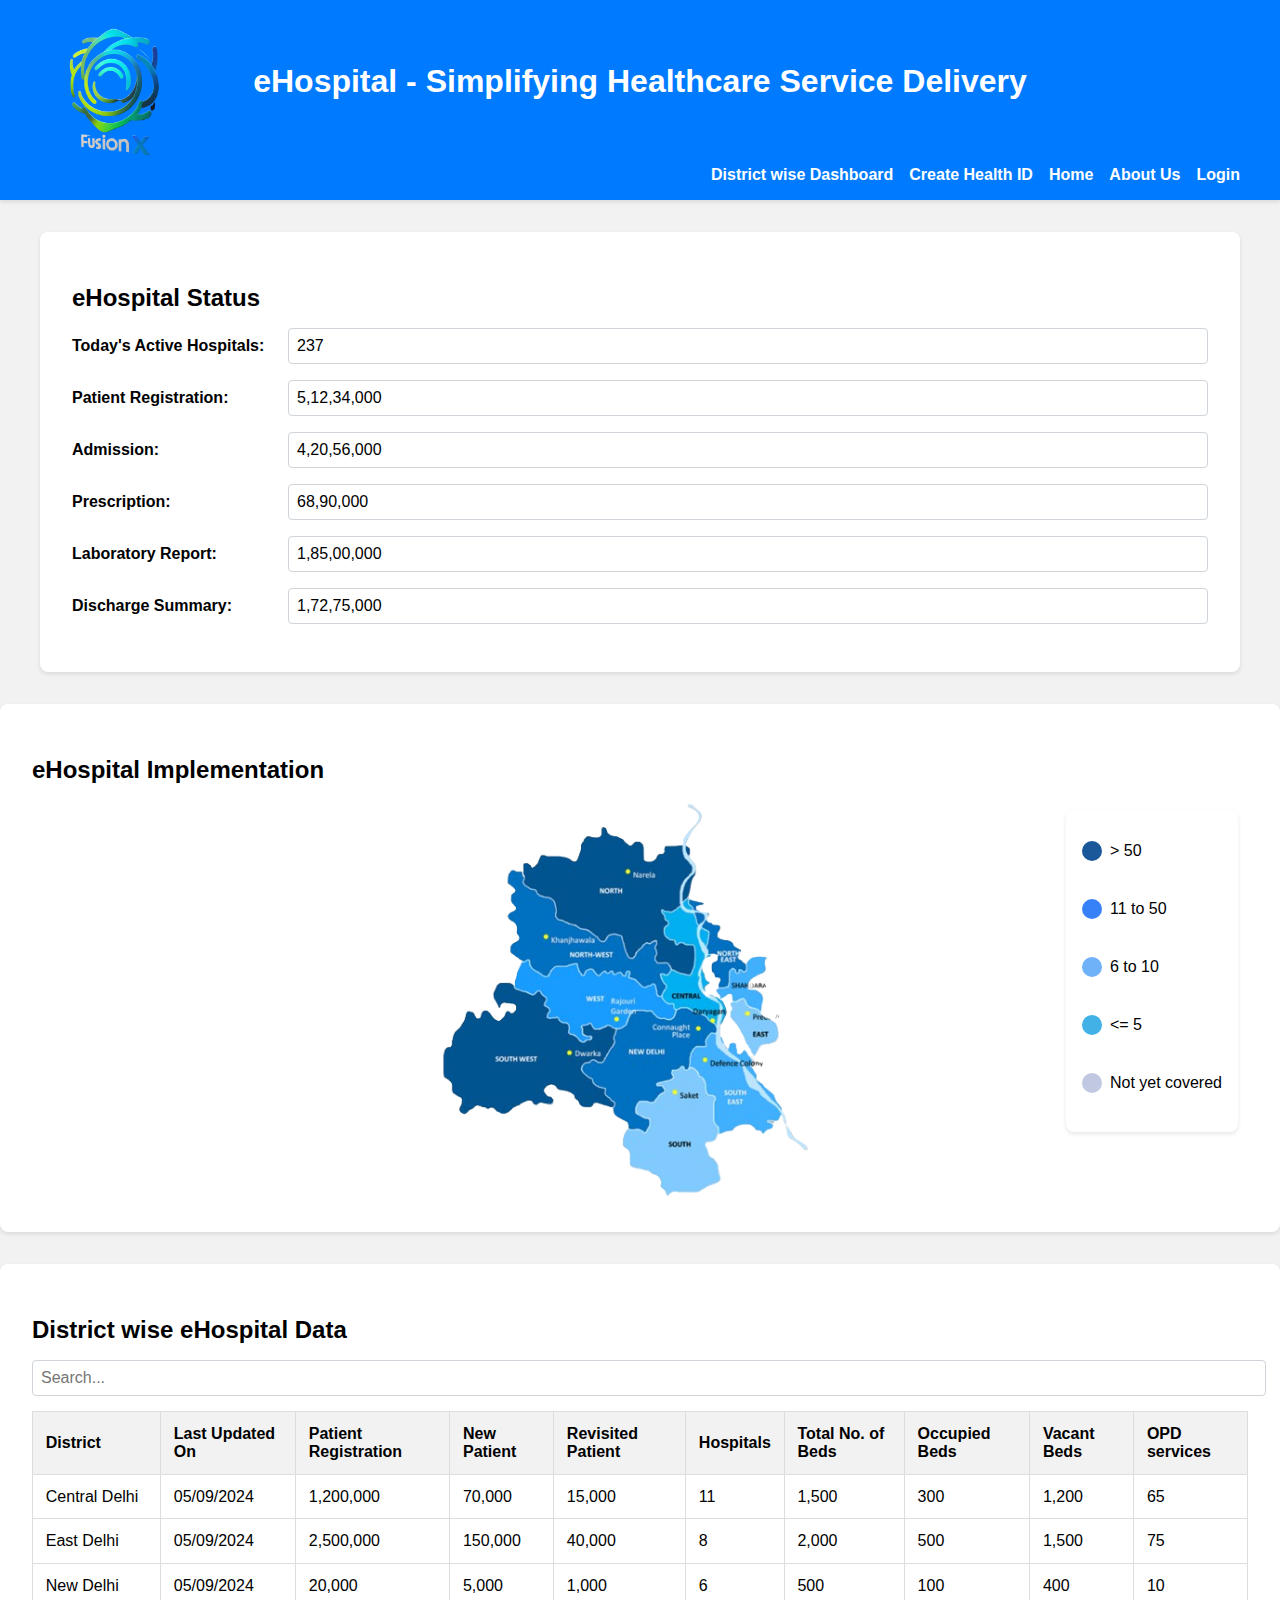
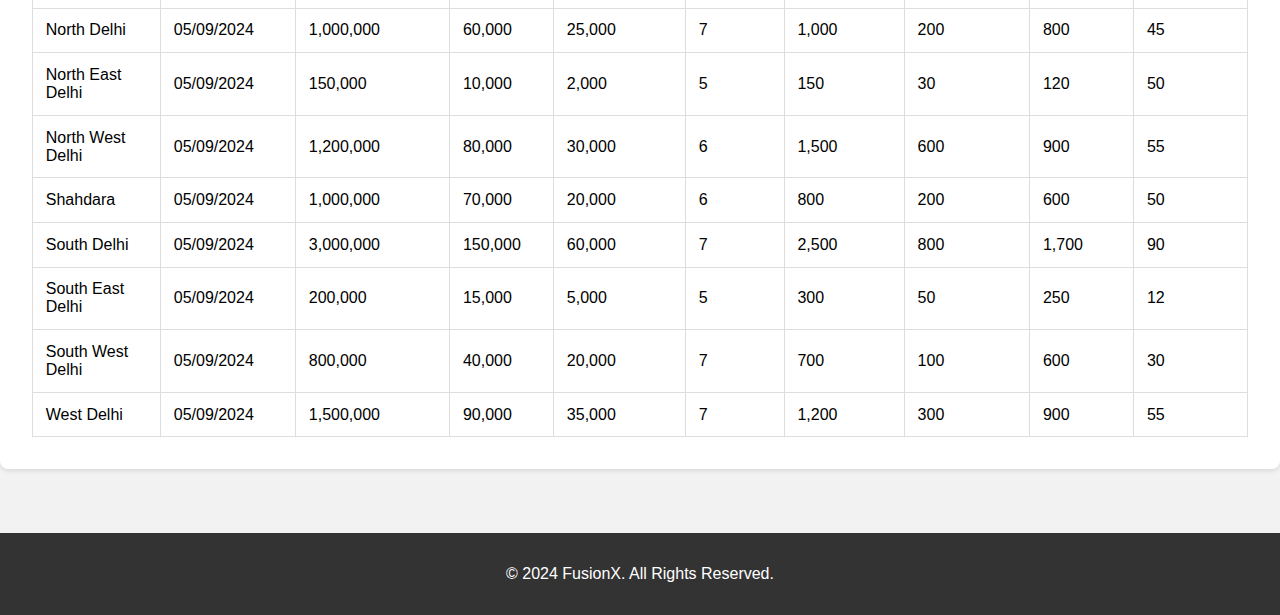
<file: index.html>
<!DOCTYPE html>
<html lang="en">
<head>
    <meta charset="UTF-8">
    <meta name="viewport" content="width=device-width, initial-scale=1.0">
    <title>eHospital Dashboard</title>
    <link rel="stylesheet" href="styles.css">
</head>
<body>
    <header>
        <div class="container">
            <div class="logo">
                <img src="img3.png" alt="eHospital Logo">
                <h1>eHospital - Simplifying Healthcare Service Delivery</h1>
                <p></p>
            </div>
            <nav>
                <ul>
                    <li><a href="statewise.html">District wise Dashboard</a></li>
                    <li><a href="create-health-id.html">Create Health ID</a></li>
                    <li><a href="index.html">Home</a></li>
                    <li><a href="about-us.html">About Us</a></li>
                    <li><a href="login.html">Login</a></li>
                </ul>
            </nav>
        </div>
    </header>

    <main>
        <div class="container">
            <div class="eHospitalStatus">
                <h2>eHospital Status</h2>
                <div class="status-item">
                    <label for="activeHospitals">Today's Active Hospitals:</label>
                    <input type="text" id="activeHospitals" value="237" readonly>
                </div>
                <div class="status-item">
                    <label for="patientRegistration">Patient Registration:</label>
                    <input type="text" id="patientRegistration" value="5,12,34,000" readonly>
                </div>
                <div class="status-item">
                    <label for="admission">Admission:</label>
                    <input type="text" id="admission" value="4,20,56,000" readonly>
                </div>
                <div class="status-item">
                    <label for="prescription">Prescription:</label>
                    <input type="text" id="prescription" value="68,90,000" readonly>
                </div>
                <div class="status-item">
                    <label for="labReport">Laboratory Report:</label>
                    <input type="text" id="labReport" value="1,85,00,000" readonly>
                </div>
                <div class="status-item">
                    <label for="dischargeSummary">Discharge Summary:</label>
                    <input type="text" id="dischargeSummary" value="1,72,75,000" readonly>
                </div>
            </div>
        </div>
        
    
            <div class="eHospitalImplementation">
                <h2>eHospital Implementation</h2>
                <div class="map-container">
                    <img src="img4.png" alt="India Map">
                    <div class="legend">
                        <div class="legend-item">
                            <div class="color-circle" style="background-color: #1a589a;"></div>
                            <p>> 50</p>
                        </div>
                        <div class="legend-item">
                            <div class="color-circle" style="background-color: #3781f8;"></div>
                            <p>11 to 50</p>
                        </div>
                        <div class="legend-item">
                            <div class="color-circle" style="background-color: #70b2f8;"></div>
                            <p>6 to 10</p>
                        </div>
                        <div class="legend-item">
                            <div class="color-circle" style="background-color: #42b1e5;"></div>
                            <p><= 5</p>
                        </div>
            
                        <div class="legend-item">
                            <div class="color-circle" style="background-color: #c1c8e1;"></div>
                            <p>Not yet covered</p>
                        </div>
                    </div>
                </div>
            </div>
    
            <div class="table-container">
                <h2>District wise eHospital Data</h2>
               
                <input type="text" id="searchInput" placeholder="Search...">
                <table>
                    <thead>
                        <tr>
                            <tr>
                                <th>District</th>
                                <th>Last Updated On</th>
                                <th>Patient Registration</th>
                                <th>New Patient</th>
                                <th>Revisited Patient</th>
                                <th>Hospitals</th>
                                <th>Total No. of Beds</th>
                                <th>Occupied Beds</th>
                                <th>Vacant Beds</th>
                                <th>OPD services</th>
                            </tr>
                        </thead>
                        <tbody>
                            <tr>
                                <td>Central Delhi</td>
                                <td>05/09/2024</td>
                                <td>1,200,000</td>
                                <td>70,000</td>
                                <td>15,000</td>
                                <td>11</td>
                                <td>1,500</td>
                                <td>300</td>
                                <td>1,200</td>
                                <td>65</td>
                            </tr>
                            <tr>
                                <td>East Delhi</td>
                                <td>05/09/2024</td>
                                <td>2,500,000</td>
                                <td>150,000</td>
                                <td>40,000</td>
                                <td>8</td>
                                <td>2,000</td>
                                <td>500</td>
                                <td>1,500</td>
                                <td>75</td>
                            </tr>
                            <tr>
                                <td>New Delhi</td>
                                <td>05/09/2024</td>
                                <td>20,000</td>
                                <td>5,000</td>
                                <td>1,000</td>
                                <td>6</td>
                                <td>500</td>
                                <td>100</td>
                                <td>400</td>
                                <td>10</td>
                            </tr>
                            <tr>
                                <td>North Delhi</td>
                                <td>05/09/2024</td>
                                <td>1,000,000</td>
                                <td>60,000</td>
                                <td>25,000</td>
                                <td>7</td>
                                <td>1,000</td>
                                <td>200</td>
                                <td>800</td>
                                <td>45</td>
                            </tr>
                            <tr>
                                <td>North East Delhi</td>
                                <td>05/09/2024</td>
                                <td>150,000</td>
                                <td>10,000</td>
                                <td>2,000</td>
                                <td>5</td>
                                <td>150</td>
                                <td>30</td>
                                <td>120</td>
                                <td>50</td>
                            </tr>
                            <tr>
                                <td>North West Delhi</td>
                                <td>05/09/2024</td>
                                <td>1,200,000</td>
                                <td>80,000</td>
                                <td>30,000</td>
                                <td>6</td>
                                <td>1,500</td>
                                <td>600</td>
                                <td>900</td>
                                <td>55</td>
                            </tr>
                            <tr>
                                <td>Shahdara</td>
                                <td>05/09/2024</td>
                                <td>1,000,000</td>
                                <td>70,000</td>
                                <td>20,000</td>
                                <td>6</td>
                                <td>800</td>
                                <td>200</td>
                                <td>600</td>
                                <td>50</td>
                            </tr>
                            <tr>
                                <td>South Delhi</td>
                                <td>05/09/2024</td>
                                <td>3,000,000</td>
                                <td>150,000</td>
                                <td>60,000</td>
                                <td>7</td>
                                <td>2,500</td>
                                <td>800</td>
                                <td>1,700</td>
                                <td>90</td>
                            </tr>
                            <tr>
                                <td>South East Delhi</td>
                                <td>05/09/2024</td>
                                <td>200,000</td>
                                <td>15,000</td>
                                <td>5,000</td>
                                <td>5</td>
                                <td>300</td>
                                <td>50</td>
                                <td>250</td>
                                <td>12</td>
                            </tr>
                            <tr>
                                <td>South West Delhi</td>
                                <td>05/09/2024</td>
                                <td>800,000</td>
                                <td>40,000</td>
                                <td>20,000</td>
                                <td>7</td>
                                <td>700</td>
                                <td>100</td>
                                <td>600</td>
                                <td>30</td>
                            </tr>
                            <tr>
                                <td>West Delhi</td>
                                <td>05/09/2024</td>
                                <td>1,500,000</td>
                                <td>90,000</td>
                                <td>35,000</td>
                                <td>7</td>
                                <td>1,200</td>
                                <td>300</td>
                                <td>900</td>
                                <td>55</td>
                            </tr>
                        </tbody>
                    </tbody>
                </table>
            </div>
        </div>
    </main>
    

    <footer>
        <div class="container">
            <p>&copy; 2024 FusionX. All Rights Reserved.</p>
        </div>
    </footer>

    <script src="script.js"></script>
</body>
</html>
</file>
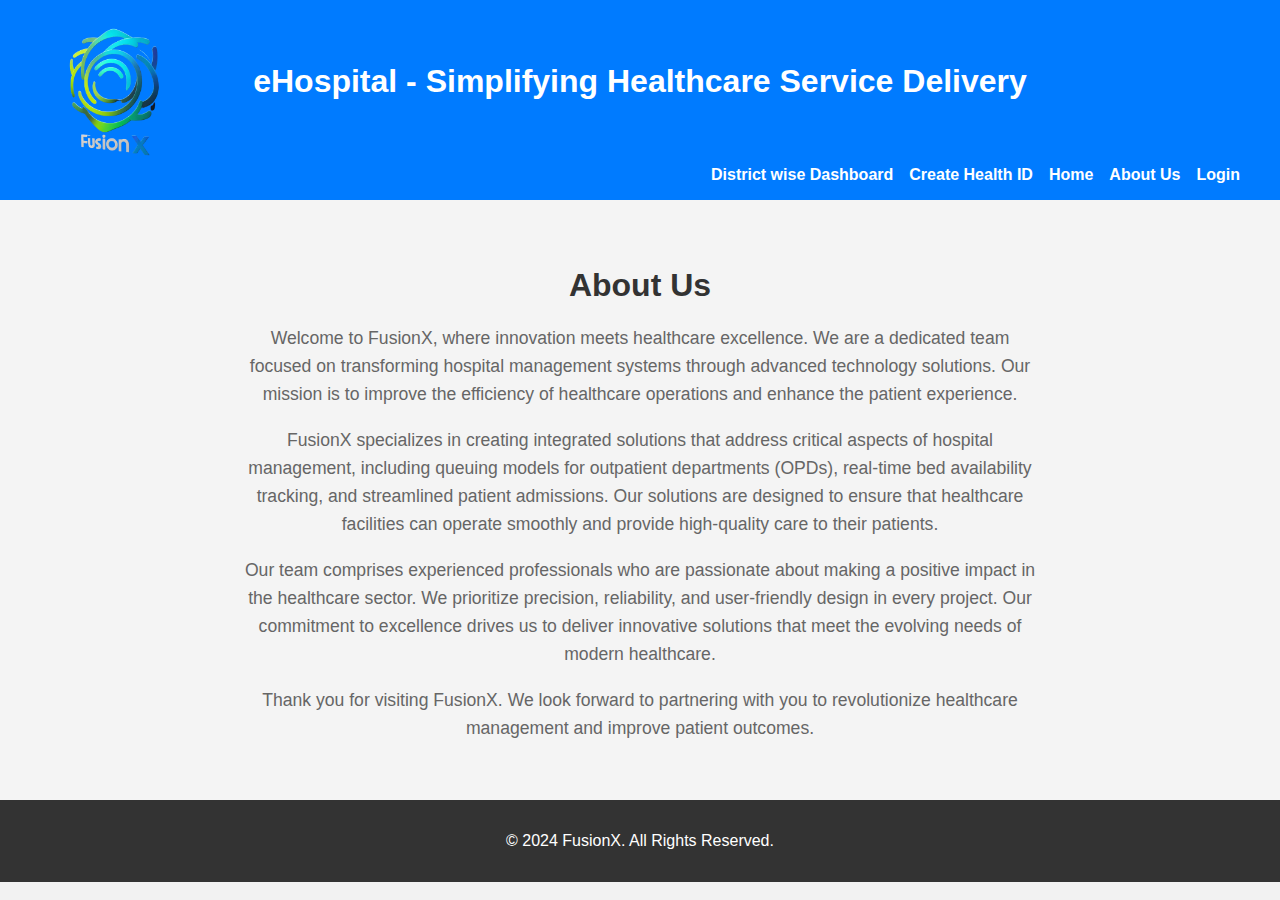
<file: about-us.html>
<!DOCTYPE html>
<html lang="en">
<head>
    <meta charset="UTF-8">
    <meta name="viewport" content="width=device-width, initial-scale=1.0">
    <title>About Us | FusionX</title>
    <link rel="stylesheet" href="styles.css">
</head>
<body>
    <header>
        <div class="container">
            <div class="logo">
                <img src="img3.png" alt="eHospital Logo">
                <h1>eHospital - Simplifying Healthcare Service Delivery</h1>
                <p></p>
            </div>
            <nav>
                <ul>
                    <li><a href="statewise.html">District wise Dashboard</a></li>
                    <li><a href="create-health-id.html">Create Health ID</a></li>
                    <li><a href="index.html">Home</a></li>
                    <li><a href="about-us.html">About Us</a></li>
                    <li><a href="login.html">Login</a></li>
                </ul>
            </nav>
        </div>
    </header>
    
 
    <section id="about-us">
        <div class="container">
            <h2>About Us</h2>
            <p>Welcome to FusionX, where innovation meets healthcare excellence. We are a dedicated team focused on transforming hospital management systems through advanced technology solutions. Our mission is to improve the efficiency of healthcare operations and enhance the patient experience.</p>
            
            <p>FusionX specializes in creating integrated solutions that address critical aspects of hospital management, including queuing models for outpatient departments (OPDs), real-time bed availability tracking, and streamlined patient admissions. Our solutions are designed to ensure that healthcare facilities can operate smoothly and provide high-quality care to their patients.</p>
            
            <p>Our team comprises experienced professionals who are passionate about making a positive impact in the healthcare sector. We prioritize precision, reliability, and user-friendly design in every project. Our commitment to excellence drives us to deliver innovative solutions that meet the evolving needs of modern healthcare.</p>
            
            <p>Thank you for visiting FusionX. We look forward to partnering with you to revolutionize healthcare management and improve patient outcomes.</p>
        </div>
    </section>
    
    <!-- Footer -->
    <footer>
        <div class="container">
            <p>&copy; 2024 FusionX. All Rights Reserved.</p>
        </div>
    </footer>
</body>
</html>
</file>
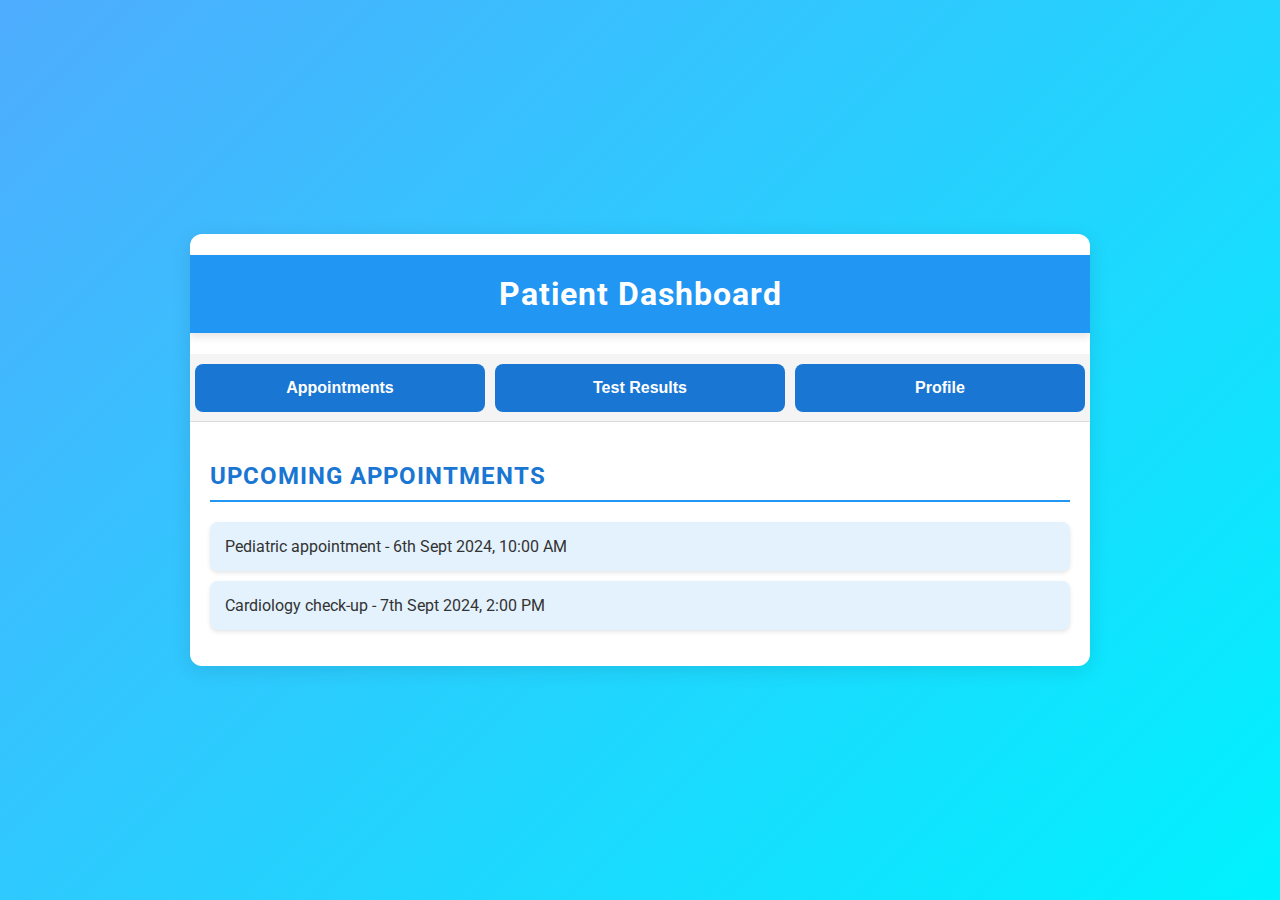
<file: afterlogin.html>
<!DOCTYPE html>
<html lang="en">
<head>
    <meta charset="UTF-8">
    <meta name="viewport" content="width=device-width, initial-scale=1.0">
    <title>Hospital User Dashboard</title>
    <link href="https://fonts.googleapis.com/css2?family=Roboto:wght@400;700&display=swap" rel="stylesheet">
    <link rel="stylesheet" href="afterlogin.css">
</head>
<body>
    <div class="dashboard">
        <h1 class="dashboard-title">Patient Dashboard</h1>
        <div class="nav-bar">
            <button onclick="showSection('appointments')">Appointments</button>
            <button onclick="showSection('results')">Test Results</button>
            <button onclick="showSection('profile')">Profile</button>
        </div>
        <div id="appointments" class="section active">
            <h2>Upcoming Appointments</h2>
            <ul id="appointment-list"></ul>
        </div>
        <div id="results" class="section">
            <h2>Test Results</h2>
            <ul id="result-list"></ul>
        </div>
        <div id="profile" class="section">
            <h2>Profile Information</h2>
            <p>Name: Ayush Dam</p>
            <p>Age: 21</p>
            <p>Gender: Male</p>
            <p>Contact: ad03miscellaneous@gmail.com</p>
        </div>
    </div>
    <script src="afterlogin.js"></script>
</body>
</html>
</file>
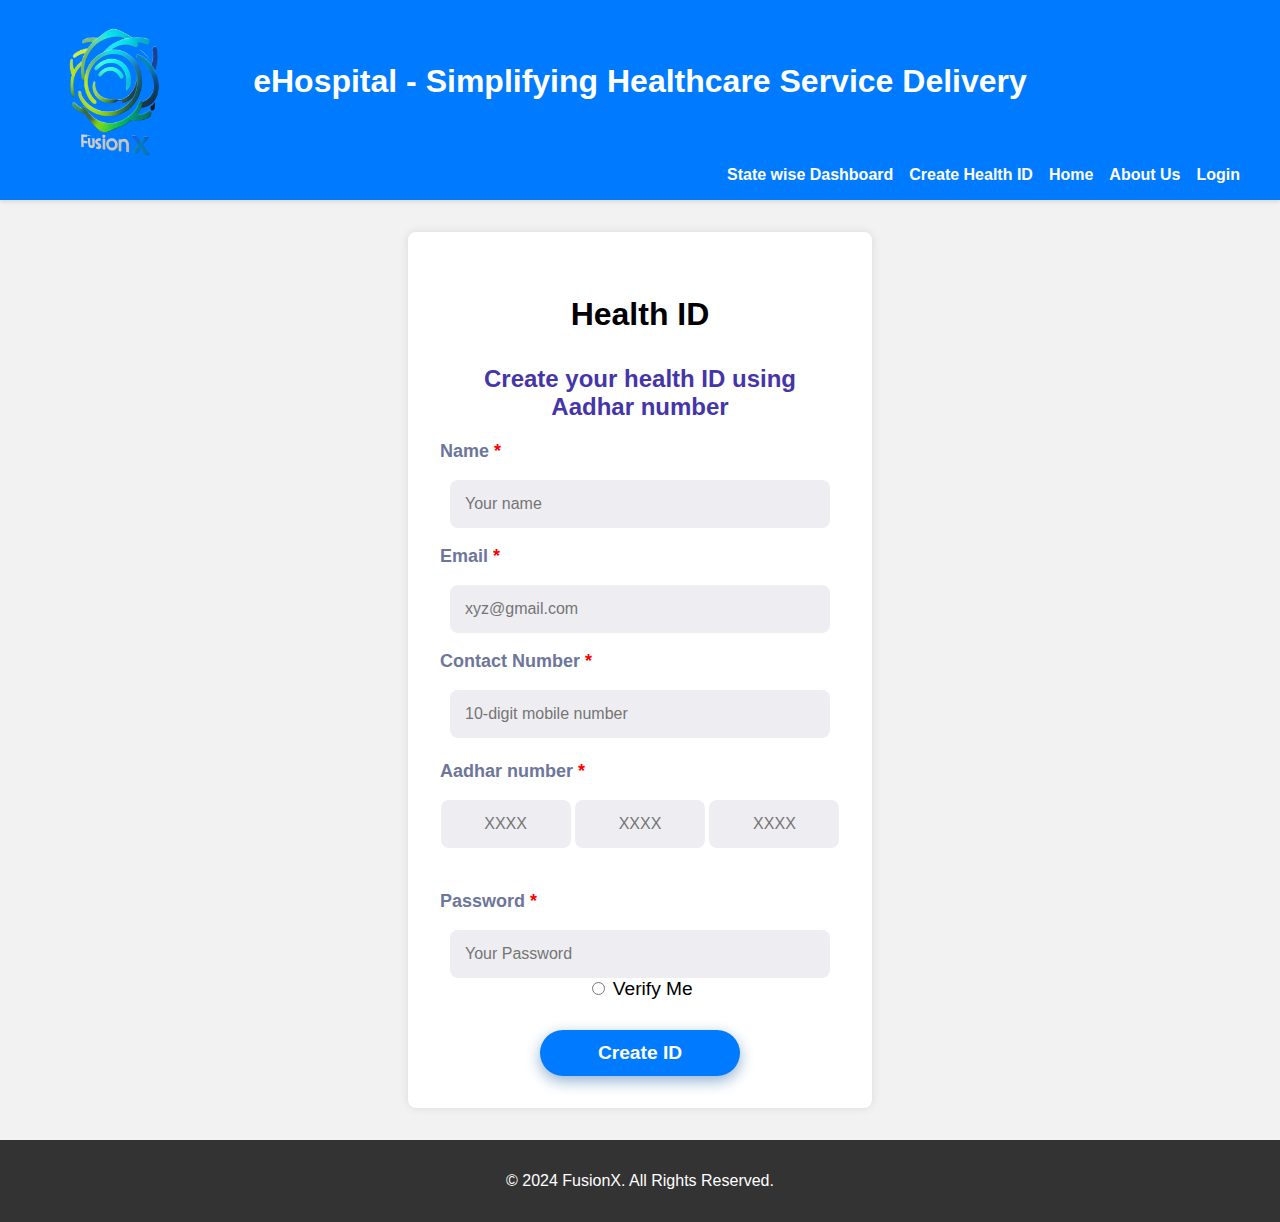
<file: create-health-id.html>
<!DOCTYPE html>
<html lang="en">
  <head>
    <meta charset="UTF-8" />
    <meta name="viewport" content="width=device-width, initial-scale=1.0" />
    <title>eHospital Dashboard - Create Health ID</title>
    <link rel="stylesheet" href="styles.css" />
  </head>
  <body>
    <header>
      <div class="container">
        <div class="logo">
          <img src="img3.png" alt="NIC eHospital Logo" />
          <h1>eHospital - Simplifying Healthcare Service Delivery</h1>
        </div>
        <nav>
          <ul>
            <li><a href="statewise.html">State wise Dashboard</a></li>
            <li><a href="create-health-id.html">Create Health ID</a></li>
            <li><a href="index.html">Home</a></li>
            <li><a href="about-us.html">About Us</a></li>
            <li><a href="login.html">Login</a></li>
          </ul>
        </nav>
      </div>
    </header>
  
    <main>
      <div class="container">
        <form id="healthIdForm">
          <div class="healthId">
            <h3>Health ID</h3>
            <h2>Create your health ID using Aadhar number</h2>
  
            <div class="inp2">
              <p>Name <span style="color: red">*</span></p>
              <input type="text" placeholder="Your name" id="username" required />
              <p>Email <span style="color: red">*</span></p>
              <input type="email" id="email" placeholder="xyz@gmail.com" required />
              <p>Contact Number <span style="color: red">*</span></p>
              <input type="tel" id="phn" placeholder="10-digit mobile number" maxlength="10" required />
            </div>
            <div class="inp">
              <p>Aadhar number <span style="color: red">*</span></p>
              <input type="text" id="adhar1" class="adhar" placeholder="XXXX" maxlength="4" required />
              <input type="text" id="adhar2" class="adhar" placeholder="XXXX" maxlength="4" required />
              <input type="text" id="adhar3" class="adhar" placeholder="XXXX" maxlength="4" required />
            </div>
            <div class="inp2">
              <p>Password <span style="color: red">*</span></p>
              <input type="password" id="pass" placeholder="Your Password" required />
            </div>
            <input type="radio" id="verify" value="Verify" />
            <label for="verify">Verify Me</label> <br />
            <button type="submit" id="createButton">Create ID</button>
          </div>
        </form>
      </div>
    </main>
  
    <footer>
      <div class="container">
        <p>&copy; 2024 FusionX. All Rights Reserved.</p>
      </div>
    </footer>
  
    <script>
      document.getElementById("healthIdForm").addEventListener("submit", function(event) {
        event.preventDefault(); // Prevent the default form submission
  
        // Log to console for debugging
        console.log("Form submitted");
  
        // Redirect to success page
        window.location.href = "sucesspage.html";
      });
    </script>
  </body>
  </html>
</file>
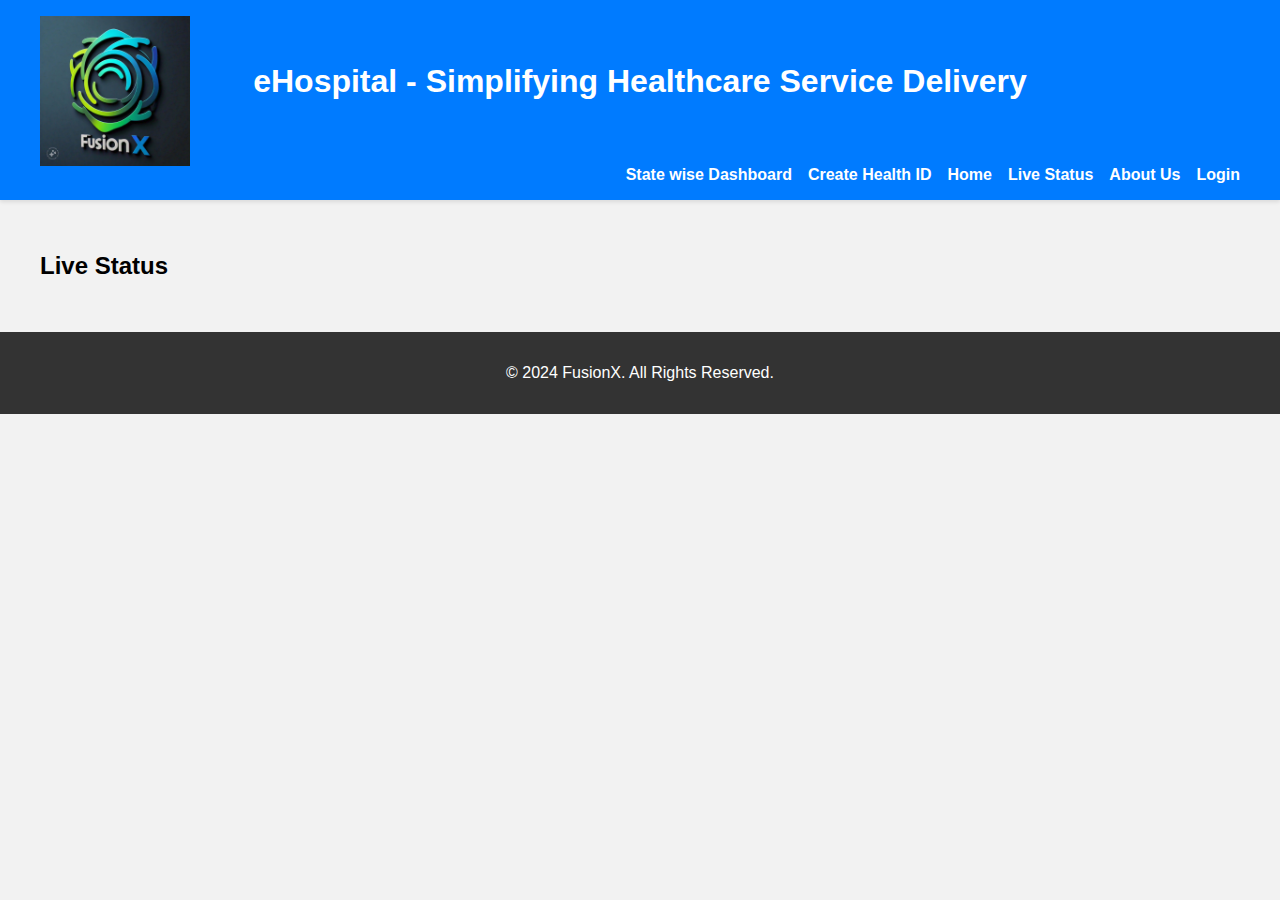
<file: live-status.html>
<!DOCTYPE html>
<html lang="en">
<head>
    <meta charset="UTF-8">
    <meta name="viewport" content="width=device-width, initial-scale=1.0">
    <title>eHospital Dashboard - Live Status</title>
    <link rel="stylesheet" href="styles.css">
</head>
<body>
    <header>
        <div class="container">
            <div class="logo">
                <img src="Images/image1.jpg" alt="NIC eHospital Logo">
                <h1>eHospital - Simplifying Healthcare Service Delivery</h1>
            </div>
            <nav>
                <ul>
                    <li><a href="statewise.html">State wise Dashboard</a></li>
                    <li><a href="create-health-id.html">Create Health ID</a></li>
                    <li><a href="index.html">Home</a></li>
                    <li><a href="live-status.html">Live Status</a></li>
                    <li><a href="about-us.html">About Us</a></li>
                    <li><a href="login.html">Login</a></li>
                </ul>
            </nav>
        </div>
    </header>

    <main>
        <div class="container">
            <h2>Live Status</h2>
            <!-- Add content for Live Status here -->
        </div>
    </main>

    <footer>
        <div class="container">
            <p>&copy; 2024 FusionX. All Rights Reserved.</p>
        </div>
    </footer>
</body>
</html>
</file>
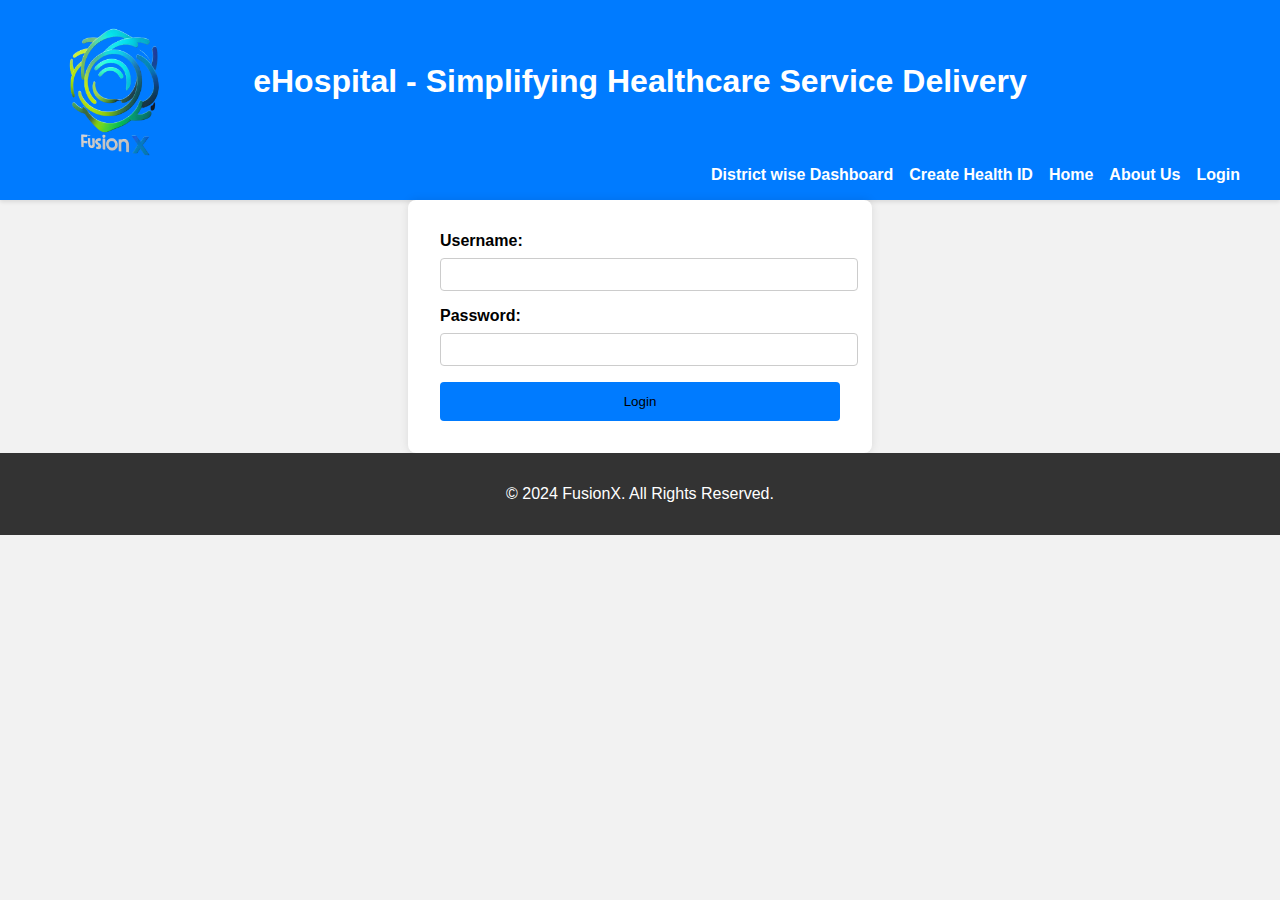
<file: login.html>
<!DOCTYPE html>
<html lang="en">
<head>
    <meta charset="UTF-8">
    <meta name="viewport" content="width=device-width, initial-scale=1.0">
    <title>eHospital Dashboard - Login</title>
    <link rel="stylesheet" href="styles.css">
</head>
<body>
    <header>
        <div class="container">
            <div class="logo">
                <img src="img3.png" alt="eHospital Logo">
                <h1>eHospital - Simplifying Healthcare Service Delivery</h1>
                <p></p>
            </div>
            <nav>
                <ul>
                    <li><a href="statewise.html">District wise Dashboard</a></li>
                    <li><a href="create-health-id.html">Create Health ID</a></li>
                    <li><a href="index.html">Home</a></li>
                    <li><a href="about-us.html">About Us</a></li>
                    <li><a href="login.html">Login</a></li>
                </ul>
            </nav>
        </div>
    </header>

    <form id="loginForm" action="/login" method="post" onsubmit="return handleLogin()">
        <div class="form-group">
            <label for="username">Username:</label>
            <input type="text" id="username" name="username" required>
        </div>
        <div class="form-group">
            <label for="password">Password:</label>
            <input type="password" id="password" name="password" required>
        </div>
        <button type="submit">Login</button>
    </form>
    
    <script>
        function handleLogin() {
            // You can add validation or AJAX request here if needed
    
            // Redirect to afterlogin.html
            window.location.href = "afterlogin.html";
    
            // Prevent form submission
            return false;
        }
    </script>

    <footer>
        <div class="container">
            <p>&copy; 2024 FusionX. All Rights Reserved.</p>
        </div>
    </footer>
</body>
</html>
</file>
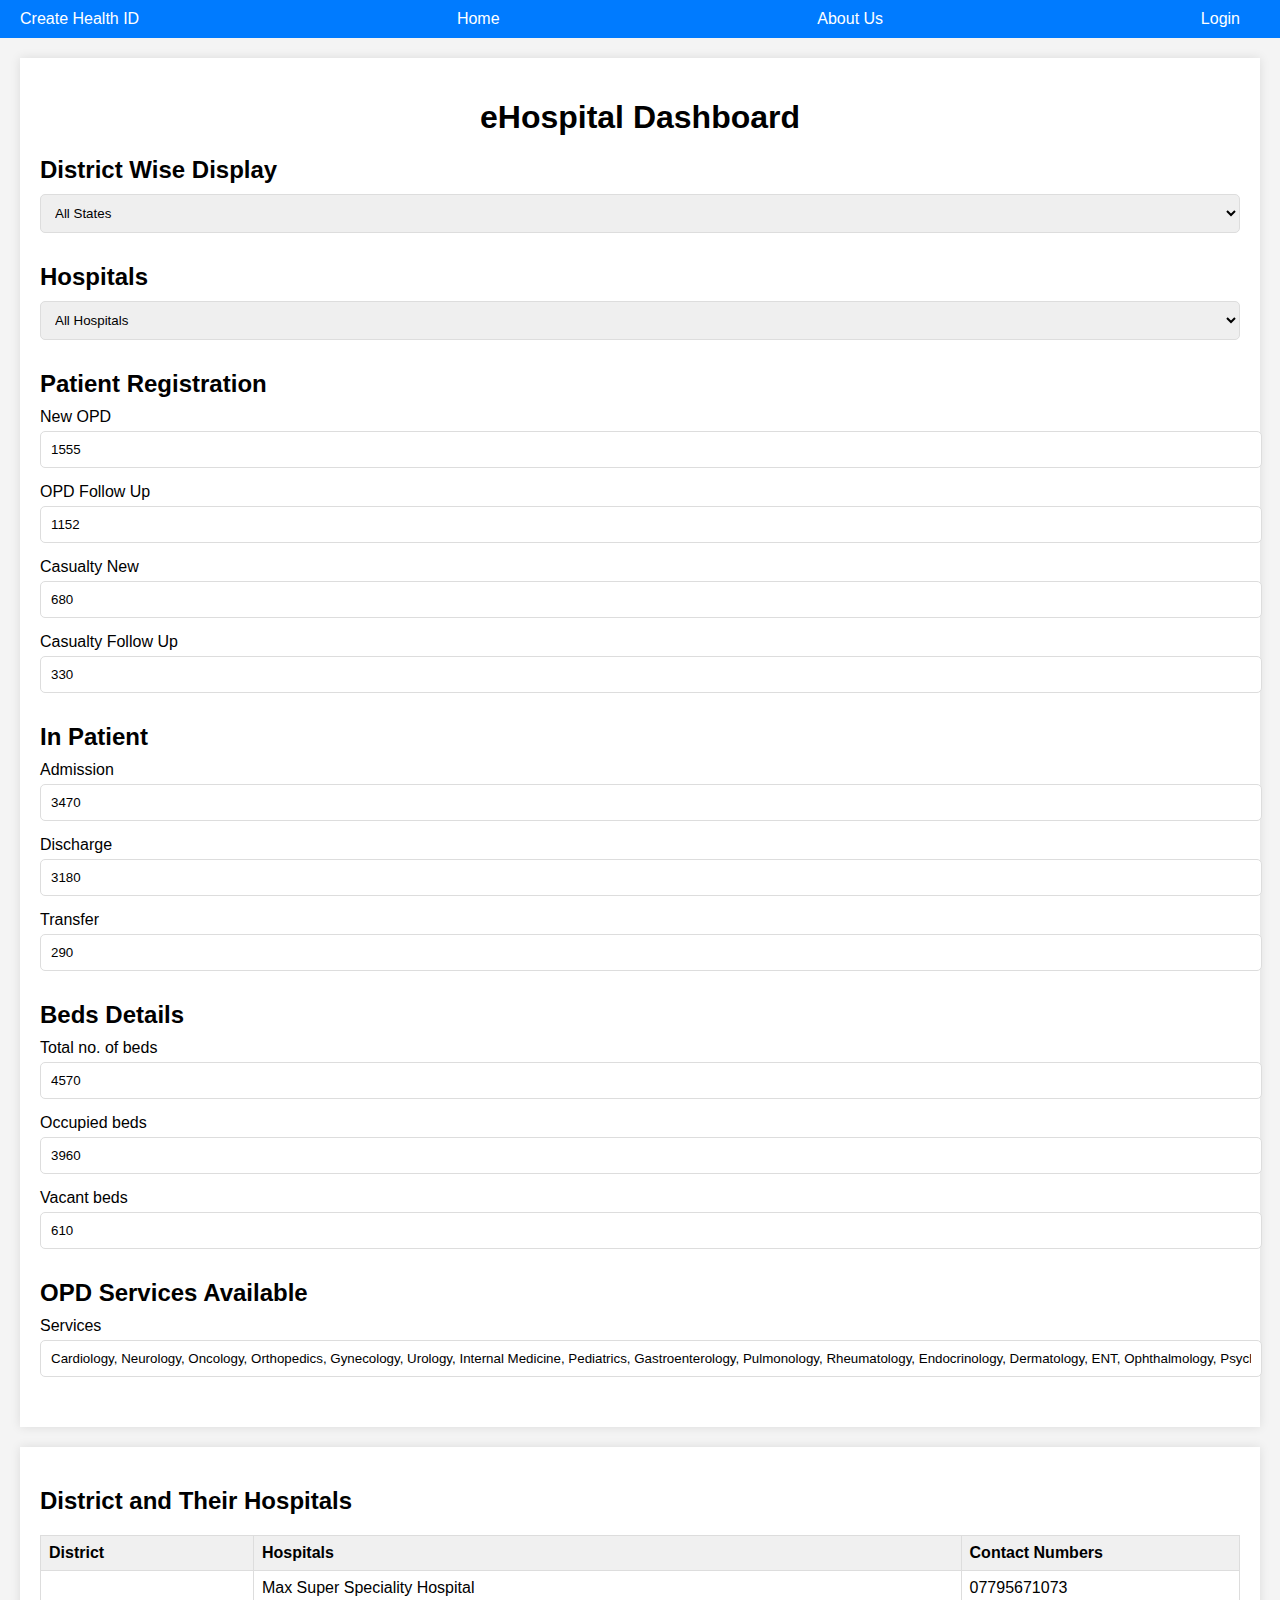
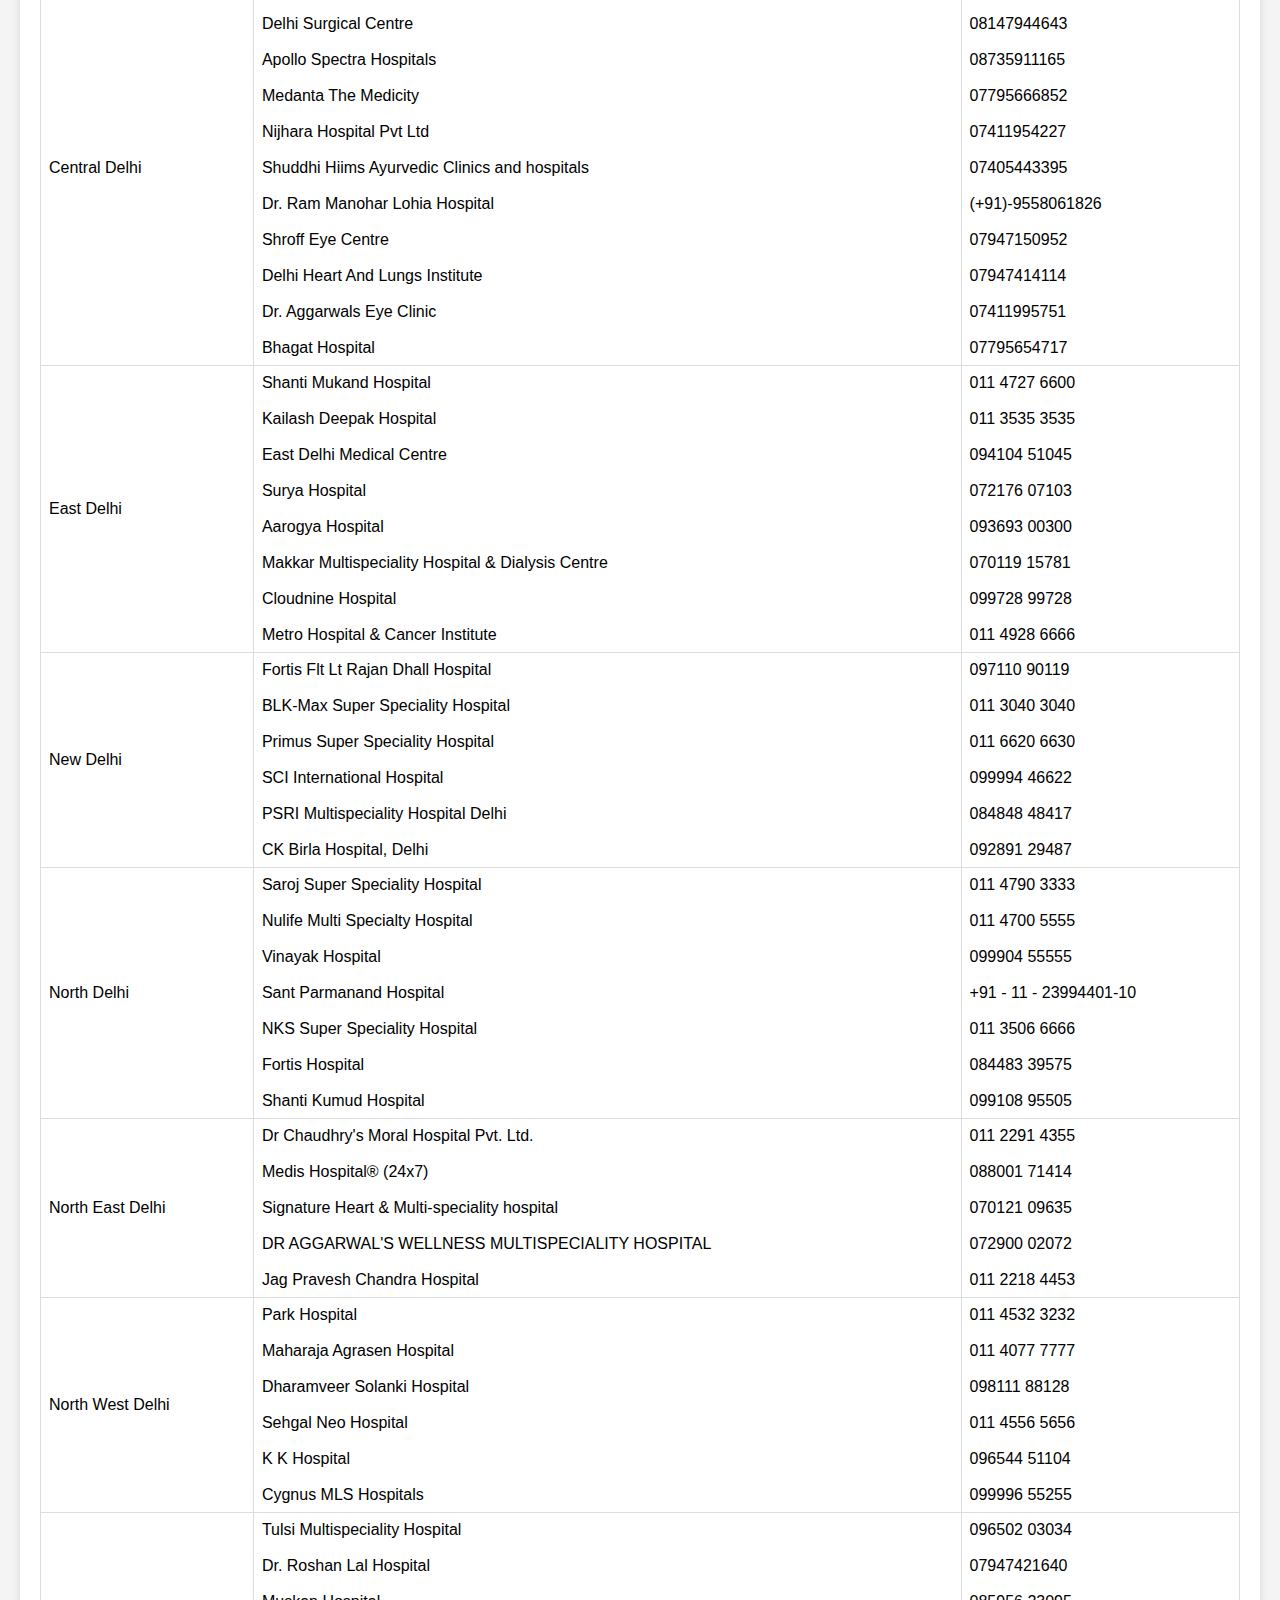
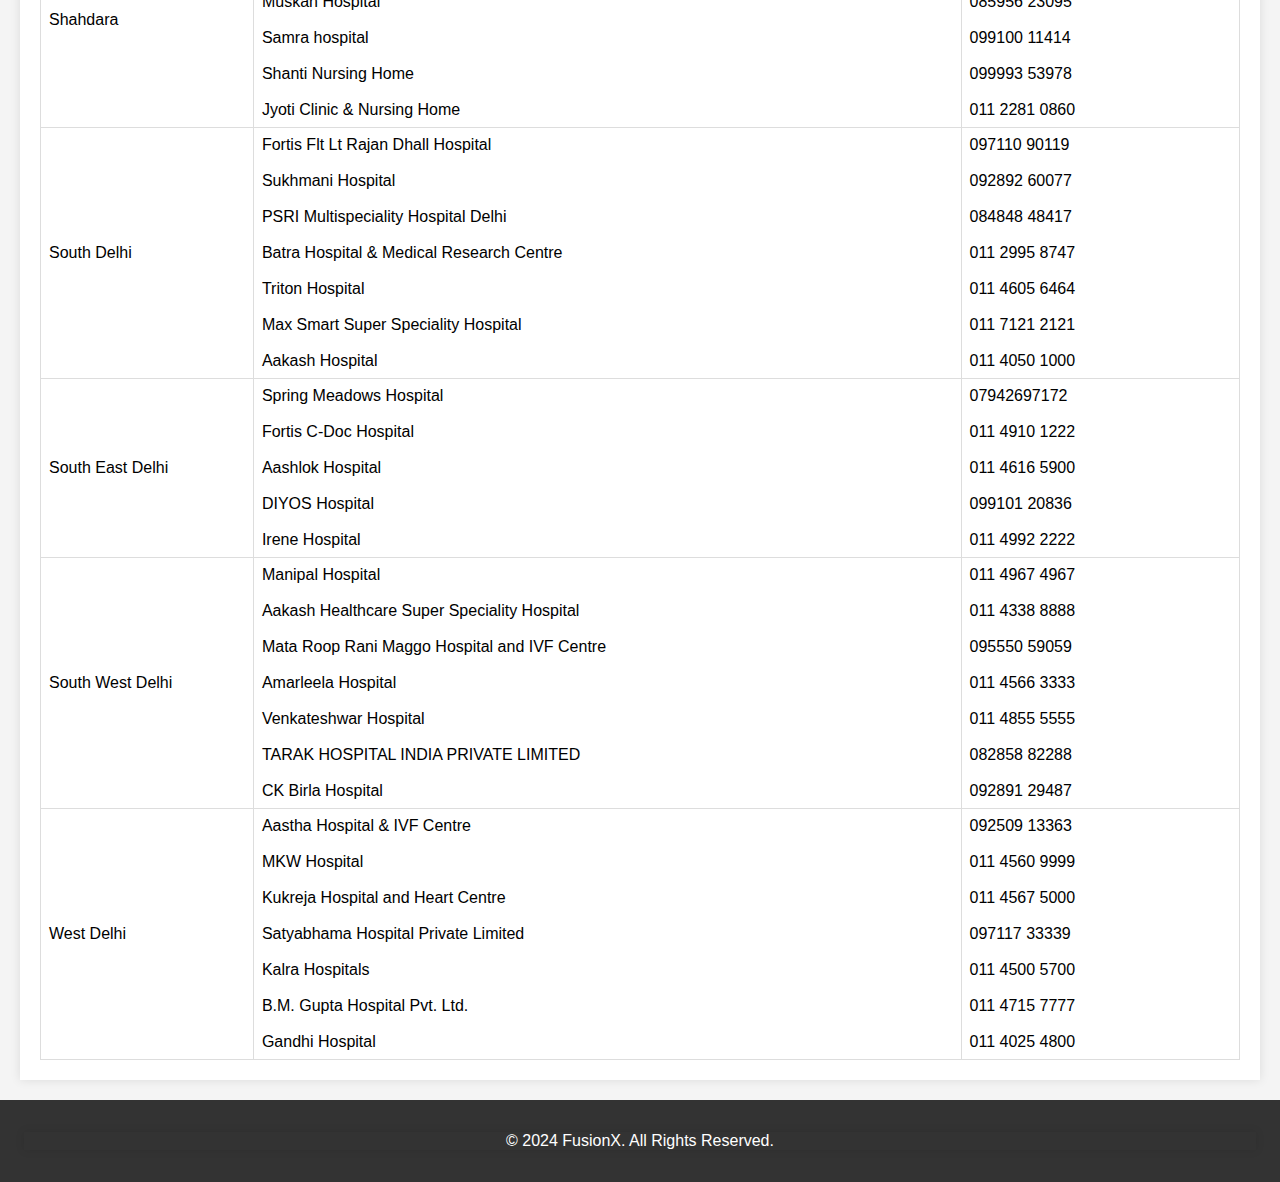
<file: statewise.html>
<!DOCTYPE html>
<html lang="en">
<head>
    <meta charset="UTF-8">
    <meta name="viewport" content="width=device-width, initial-scale=1.0">
    <title>eHospital</title>
    <style>
        body {
            font-family: sans-serif;
            margin: 0;
            padding: 0;
            background-color: #f4f4f4;
        }

        header {
            background-color: hwb(211 0% 0%);
            color: #fff;
            padding: 10px 0;
        }

        nav {
            display: flex;
            justify-content: space-between;
            align-items: center;
            padding: 0 20px;
        }

        nav a {
            color: #fff;
            text-decoration: none;
            margin-right: 20px;
        }

        nav a:hover {
            text-decoration: underline;
        }

        .container {
            max-width: 1200px;
            margin: 20px auto;
            padding: 20px;
            background-color: #ffffff;
            box-shadow: 0 0 10px rgba(0, 0, 0, 0.1);
        }

        h1 {
            text-align: center;
            margin-bottom: 20px;
        }

        .section {
            margin-bottom: 30px;
        }

        .section-title {
            font-size: 1.5em;
            font-weight: bold;
            margin-bottom: 10px;
        }

        .form-group {
            margin-bottom: 15px;
        }

        label {
            display: block;
            margin-bottom: 5px;
        }

        input[type="text"],
        input[type="number"],
        select {
            width: 100%;
            padding: 10px;
            border: 1px solid #ddd;
            border-radius: 5px;
        }

        button {
            background-color: #4CAF50;
            color: white;
            padding: 10px 20px;
            border: none;
            border-radius: 5px;
            cursor: pointer;
        }

        button:hover {
            background-color: #45a049;
        }

        table {
            width: 100%;
            border-collapse: collapse;
        }

        th, td {
            text-align: left;
            padding: 8px;
            border: 1px solid #ddd;
        }

        th {
            background-color: #f0f0f0;
        }
        footer {
        background-color: #333; 
        padding: 1rem 0; 
        color: white; 
        text-align: center; 
        
        }

        footer .container {
        max-width: 1200px; 
        margin: 0 auto;
        padding: 0 1rem; 
        background-color: transparent; 
        }
    </style>
</head>
<body>
    <header>
        <nav>
            <a href="create-health-id.html">Create Health ID</a>
            <a href="index.html">Home</a>
            <a href="about-us.html">About Us</a>
            <a href="login.html">Login</a>
        </nav>
    </header>

    <div class="container">
        <h1>eHospital Dashboard</h1>

        <div class="section">
            <div class="section-title">District Wise Display</div>
            <select id="district-dropdown">
                <option value="All">All States</option>
                <option value="Central Delhi">Central Delhi</option>
                <option value="East Delhi">East Delhi</option>
                <option value="New Delhi">New Delhi</option>
                <option value="North Delhi">North Delhi</option>
                <option value="North East Delhi">North East Delhi</option>
                <option value="North West Delhi">North West Delhi</option>
                <option value="Shahdara">Shahdara</option>
                <option value="South Delhi">South Delhi</option>
                <option value="South East Delhi">South East Delhi</option>
                <option value="South West Delhi">South West Delhi</option>
                <option value="West Delhi">West Delhi</option>
            </select>
        </div>

        <div class="section">
            <div class="section-title">Hospitals</div>
            <select id="hospital-dropdown">
                <option value="All">All Hospitals</option>
            </select>
        </div>

        <div class="section">
            <div class="section-title">Patient Registration</div>
            <div class="form-group">
                <label for="new-opd">New OPD</label>
                <input type="number" id="new-opd" readonly>
            </div>
            <div class="form-group">
                <label for="opd-follow-up">OPD Follow Up</label>
                <input type="number" id="opd-follow-up" readonly>
            </div>
            <div class="form-group">
                <label for="casualty-new">Casualty New</label>
                <input type="number" id="casualty-new" readonly>
            </div>
            <div class="form-group">
                <label for="casualty-followup">Casualty Follow Up</label>
                <input type="number" id="casualty-followup" readonly>
            </div>
        </div>
        
        <div class="section">
            <div class="section-title">In Patient</div>
            <div class="form-group">
                <label for="admission">Admission</label>
                <input type="number" id="admission" readonly>
            </div>
            <div class="form-group">
                <label for="discharge">Discharge</label>
                <input type="number" id="discharge" readonly>
            </div>
            <div class="form-group">
                <label for="transfer">Transfer</label>
                <input type="number" id="transfer" readonly>
            </div>
        </div>
        
        <div class="section">
            <div class="section-title">Beds Details</div>
            <div class="form-group">
                <label for="total-beds">Total no. of beds</label>
                <input type="number" id="total-beds" readonly>
            </div>
            <div class="form-group">
                <label for="occupied-beds">Occupied beds</label>
                <input type="number" id="occupied-beds" readonly>
            </div>
            <div class="form-group">
                <label for="vacant-beds">Vacant beds</label>
                <input type="number" id="vacant-beds" readonly>
            </div>
        </div>
        
        <div class="section">
            <div class="section-title">OPD Services Available</div>
            <div class="form-group">
                <label for="opd-services">Services</label>
                <input type="text" id="opd-services" readonly>
            </div>
        </div>

        
    </div>

    </div>

    <script>
        const hospitalsByDistrict = {
            "All": [
                "All Hospitals",
                "Max Super Speciality Hospital",
                "Delhi Surgical Centre",
                "Apollo Spectra Hospitals",
                "Medanta The Medicity",
                "Nijhara Hospital Pvt Ltd",
                "Shuddhi Hiims Ayurvedic Clinics and hospitals",
                "Dr. Ram Manohar Lohia Hospital",
                "Shroff Eye Centre",
                "Delhi Heart And Lungs Institute",
                "Dr. Aggarwals Eye Clinic",
                "Bhagat Hospital",
                "Shanti Mukand Hospital",
                "Kailash Deepak Hospital",
                "East Delhi Medical Centre",
                "Surya Hospital",
                "Aarogya Hospital",
                "Makkar Multispeciality Hospital & Dialysis Centre",
                "Cloudnine Hospital",
                "Metro Hospital & Cancer Institute",
                "Fortis Flt Lt Rajan Dhall Hospital",
                "BLK-Max Super Speciality Hospital",
                "Primus Super Speciality Hospital",
                "SCI International Hospital",
                "PSRI Multispeciality Hospital Delhi",
                "CK Birla Hospital, Delhi",
                "Saroj Super Speciality Hospital",
                "Nulife Multi Specialty Hospital",
                "Vinayak Hospital",
                "Sant Parmanand Hospital",
                "NKS Super Speciality Hospital",
                "Fortis Hospital",
                "Shanti Kumud Hospital",
                "Dr Chaudhry's Moral Hospital Pvt. Ltd.",
                "Medis Hospital® (24x7)",
                "Signature Heart & Multi-speciality hospital",
                "DR AGGARWAL'S WELLNESS MULTISPECIALITY HOSPITAL",
                "Jag Pravesh Chandra Hospital",
                "Park Hospital",
                "Maharaja Agrasen Hospital",
                "Dharamveer Solanki Hospital",
                "Sehgal Neo Hospital",
                "K K Hospital",
                "Cygnus MLS Hospitals",
                "Tulsi Multispeciality Hospital",
                "Dr. Roshan Lal Hospital",
                "Muskan Hospital",
                "Samra hospital",
                "Shanti Nursing Home",
                "Jyoti Clinic & Nursing Home",
                "Sukhmani Hospital",
                "Batra Hospital & Medical Research Centre",
                "Triton Hospital",
                "Max Smart Super Speciality Hospital",
                "Aakash Hospital",
                "Spring Meadows Hospital",
                "Fortis C-Doc Hospital",
                "Aashlok Hospital",
                "DIYOS Hospital",
                "Irene Hospital",
                "Manipal Hospital",
                "Aakash Healthcare Super Speciality Hospital",
                "Mata Roop Rani Maggo Hospital and IVF Centre",
                "Amarleela Hospital",
                "Venkateshwar Hospital",
                "TARAK HOSPITAL INDIA PRIVATE LIMITED",
                "Aastha Hospital & IVF Centre",
                "MKW Hospital",
                "Kukreja Hospital and Heart Centre",
                "Satyabhama Hospital Private Limited",
                "Kalra Hospitals",
                "B.M. Gupta Hospital Pvt. Ltd.",
                "Gandhi Hospital"
            ],
            "Central Delhi": [
                "Max Super Speciality Hospital",
                "Delhi Surgical Centre",
                "Apollo Spectra Hospitals",
                "Medanta The Medicity",
                "Nijhara Hospital Pvt Ltd",
                "Shuddhi Hiims Ayurvedic Clinics and hospitals",
                "Dr. Ram Manohar Lohia Hospital",
                "Shroff Eye Centre",
                "Delhi Heart And Lungs Institute",
                "Dr. Aggarwals Eye Clinic",
                "Bhagat Hospital"
            ],
            "East Delhi": [
                "Shanti Mukand Hospital",
                "Kailash Deepak Hospital",
                "East Delhi Medical Centre",
                "Surya Hospital",
                "Aarogya Hospital",
                "Makkar Multispeciality Hospital & Dialysis Centre",
                "Cloudnine Hospital",
                "Metro Hospital & Cancer Institute"
            ],
            "New Delhi": [
                "Fortis Flt Lt Rajan Dhall Hospital",
                "BLK-Max Super Speciality Hospital",
                "Primus Super Speciality Hospital",
                "SCI International Hospital",
                "PSRI Multispeciality Hospital Delhi",
                "CK Birla Hospital, Delhi"
            ],
            "North Delhi": [
                "Saroj Super Speciality Hospital",
                "Nulife Multi Specialty Hospital",
                "Vinayak Hospital",
                "Sant Parmanand Hospital",
                "NKS Super Speciality Hospital",
                "Fortis Hospital",
                "Shanti Kumud Hospital"
            ],
            "North East Delhi": [
                "Dr Chaudhry's Moral Hospital Pvt. Ltd.",
                "Medis Hospital® (24x7)",
                "Signature Heart & Multi-speciality hospital",
                "DR AGGARWAL'S WELLNESS MULTISPECIALITY HOSPITAL",
                "Jag Pravesh Chandra Hospital"
            ],
            "North West Delhi": [
                "Park Hospital",
                "Maharaja Agrasen Hospital",
                "Dharamveer Solanki Hospital",
                "Sehgal Neo Hospital",
                "K K Hospital",
                "Cygnus MLS Hospitals"
            ],
            "Shahdara": [
                "Tulsi Multispeciality Hospital",
                "Dr. Roshan Lal Hospital",
                "Muskan Hospital",
                "Samra hospital",
                "Shanti Nursing Home",
                "Jyoti Clinic & Nursing Home"
            ],
            "South Delhi": [
                "Fortis Flt Lt Rajan Dhall Hospital",
                "Sukhmani Hospital",
                "PSRI Multispeciality Hospital Delhi",
                "Batra Hospital & Medical Research Centre",
                "Triton Hospital",
                "Max Smart Super Speciality Hospital",
                "Aakash Hospital"
            ],
            "South East Delhi": [
                "Spring Meadows Hospital",
                "Fortis C-Doc Hospital",
                "Aashlok Hospital",
                "DIYOS Hospital",
                "Irene Hospital"
            ],
            "South West Delhi": [
                "Manipal Hospital",
                "Aakash Healthcare Super Speciality Hospital",
                "Mata Roop Rani Maggo Hospital and IVF Centre",
                "Amarleela Hospital",
                "Venkateshwar Hospital",
                "TARAK HOSPITAL INDIA PRIVATE LIMITED",
                "CK Birla Hospital"
            ],
            "West Delhi": [
                "Aastha Hospital & IVF Centre",
                "MKW Hospital",
                "Kukreja Hospital and Heart Centre",
                "Satyabhama Hospital Private Limited",
                "Kalra Hospitals",
                "B.M. Gupta Hospital Pvt. Ltd.",
                "Gandhi Hospital"
            ]
        };
    
        const hospitalData = {
            "All Hospitals": {
        newOpd: 1555,
        opdFollowUp: 1152,
        casualtyNew: 680,
        casualtyFollowUp: 330,
        admission: 3470,
        discharge: 3180,
        transfer: 290,
        totalBeds: 4570,
        occupiedBeds: 3960,
        vacantBeds: 610,
        opdServices: "Cardiology, Neurology, Oncology, Orthopedics, Gynecology, Urology, Internal Medicine, Pediatrics, Gastroenterology, Pulmonology, Rheumatology, Endocrinology, Dermatology, ENT, Ophthalmology, Psychiatry, Dentistry, Geriatrics, Surgical Oncology, Trauma Surgery, Neurosurgery"
    },
            "Max Super Speciality Hospital": {
                newOpd: 120,
                opdFollowUp: 80,
                casualtyNew: 50,
                casualtyFollowUp: 30,
                admission: 200,
                discharge: 180,
                transfer: 20,
                totalBeds: 300,
                occupiedBeds: 250,
                vacantBeds: 50,
                opdServices: "Cardiology, Neurology, Oncology"
            },
            "Delhi Surgical Centre": {
                newOpd: 100,
                opdFollowUp: 70,
                casualtyNew: 40,
                casualtyFollowUp: 25,
                admission: 150,
                discharge: 130,
                transfer: 10,
                totalBeds: 200,
                occupiedBeds: 150,
                vacantBeds: 50,
                opdServices: "General Surgery, Orthopedics"
            },
    "Apollo Spectra Hospitals": {
        newOpd: 150,
        opdFollowUp: 90,
        casualtyNew: 45,
        casualtyFollowUp: 35,
        admission: 210,
        discharge: 190,
        transfer: 25,
        totalBeds: 320,
        occupiedBeds: 260,
        vacantBeds: 60,
        opdServices: "Orthopedics, Urology, General Surgery"
    },
    "Medanta The Medicity": {
        newOpd: 180,
        opdFollowUp: 120,
        casualtyNew: 60,
        casualtyFollowUp: 40,
        admission: 240,
        discharge: 220,
        transfer: 30,
        totalBeds: 350,
        occupiedBeds: 300,
        vacantBeds: 50,
        opdServices: "Cardiology, Neurology, Gastroenterology"
    },
    "Nijhara Hospital Pvt Ltd": {
        newOpd: 110,
        opdFollowUp: 70,
        casualtyNew: 55,
        casualtyFollowUp: 25,
        admission: 180,
        discharge: 170,
        transfer: 20,
        totalBeds: 280,
        occupiedBeds: 230,
        vacantBeds: 50,
        opdServices: "Pediatrics, Dermatology, Endocrinology"
    },
    "Shuddhi Hiims Ayurvedic Clinics and hospitals": {
        newOpd: 90,
        opdFollowUp: 60,
        casualtyNew: 40,
        casualtyFollowUp: 20,
        admission: 150,
        discharge: 140,
        transfer: 15,
        totalBeds: 200,
        occupiedBeds: 160,
        vacantBeds: 40,
        opdServices: "Ayurveda, Homeopathy, Panchakarma"
    },
    "Dr. Ram Manohar Lohia Hospital": {
        newOpd: 200,
        opdFollowUp: 130,
        casualtyNew: 75,
        casualtyFollowUp: 45,
        admission: 260,
        discharge: 240,
        transfer: 35,
        totalBeds: 400,
        occupiedBeds: 350,
        vacantBeds: 50,
        opdServices: "Cardiology, Oncology, Nephrology"
    },
    "Shroff Eye Centre": {
        newOpd: 130,
        opdFollowUp: 85,
        casualtyNew: 50,
        casualtyFollowUp: 30,
        admission: 190,
        discharge: 180,
        transfer: 25,
        totalBeds: 250,
        occupiedBeds: 210,
        vacantBeds: 40,
        opdServices: "Ophthalmology, LASIK, Cataract Surgery"
    },
    "Delhi Heart And Lungs Institute": {
        newOpd: 160,
        opdFollowUp: 100,
        casualtyNew: 65,
        casualtyFollowUp: 40,
        admission: 220,
        discharge: 210,
        transfer: 28,
        totalBeds: 340,
        occupiedBeds: 280,
        vacantBeds: 60,
        opdServices: "Cardiology, Pulmonology, Cardiothoracic Surgery"
    },
    "Dr. Aggarwals Eye Clinic": {
        newOpd: 120,
        opdFollowUp: 75,
        casualtyNew: 55,
        casualtyFollowUp: 35,
        admission: 180,
        discharge: 170,
        transfer: 20,
        totalBeds: 270,
        occupiedBeds: 220,
        vacantBeds: 50,
        opdServices: "Ophthalmology, Glaucoma, Retina Surgery"
    },
    "Bhagat Hospital": {
        newOpd: 140,
        opdFollowUp: 95,
        casualtyNew: 60,
        casualtyFollowUp: 40,
        admission: 210,
        discharge: 200,
        transfer: 25,
        totalBeds: 320,
        occupiedBeds: 270,
        vacantBeds: 50,
        opdServices: "Gynecology, Pediatrics, Orthopedics"
    },
    "Shanti Mukand Hospital": {
        newOpd: 170,
        opdFollowUp: 110,
        casualtyNew: 70,
        casualtyFollowUp: 50,
        admission: 230,
        discharge: 220,
        transfer: 30,
        totalBeds: 360,
        occupiedBeds: 300,
        vacantBeds: 60,
        opdServices: "Oncology, Neurology, Gastroenterology"
    },
    "Kailash Deepak Hospital": {
        newOpd: 150,
        opdFollowUp: 90,
        casualtyNew: 50,
        casualtyFollowUp: 35,
        admission: 210,
        discharge: 190,
        transfer: 25,
        totalBeds: 320,
        occupiedBeds: 260,
        vacantBeds: 60,
        opdServices: "Orthopedics, Cardiology, General Surgery"
    },
    "East Delhi Medical Centre": {
        newOpd: 120,
        opdFollowUp: 80,
        casualtyNew: 45,
        casualtyFollowUp: 30,
        admission: 200,
        discharge: 180,
        transfer: 20,
        totalBeds: 300,
        occupiedBeds: 250,
        vacantBeds: 50,
        opdServices: "ENT, Ophthalmology, Dermatology"
    },
    "Surya Hospital": {
        newOpd: 140,
        opdFollowUp: 100,
        casualtyNew: 60,
        casualtyFollowUp: 40,
        admission: 220,
        discharge: 210,
        transfer: 25,
        totalBeds: 340,
        occupiedBeds: 290,
        vacantBeds: 50,
        opdServices: "Gynecology, Pediatrics, General Medicine"
    },
    "Aarogya Hospital": {
        newOpd: 130,
        opdFollowUp: 85,
        casualtyNew: 55,
        casualtyFollowUp: 35,
        admission: 210,
        discharge: 190,
        transfer: 22,
        totalBeds: 320,
        occupiedBeds: 270,
        vacantBeds: 50,
        opdServices: "Cardiology, Orthopedics, General Surgery"
    },
    "Makkar Multispeciality Hospital & Dialysis Centre": {
        newOpd: 110,
        opdFollowUp: 70,
        casualtyNew: 50,
        casualtyFollowUp: 30,
        admission: 190,
        discharge: 180,
        transfer: 20,
        totalBeds: 280,
        occupiedBeds: 230,
        vacantBeds: 50,
        opdServices: "Nephrology, Urology, General Surgery"
    },
    "Cloudnine Hospital": {
        newOpd: 160,
        opdFollowUp: 100,
        casualtyNew: 65,
        casualtyFollowUp: 40,
        admission: 240,
        discharge: 220,
        transfer: 28,
        totalBeds: 350,
        occupiedBeds: 300,
        vacantBeds: 50,
        opdServices: "Obstetrics, Pediatrics, Neonatology"
    },
    "Metro Hospital & Cancer Institute": {
        newOpd: 180,
        opdFollowUp: 120,
        casualtyNew: 75,
        casualtyFollowUp: 50,
        admission: 260,
        discharge: 240,
        transfer: 35,
        totalBeds: 400,
        occupiedBeds: 350,
        vacantBeds: 50,
        opdServices: "Oncology, Cardiology, Neurology"
    },

    "Fortis Flt Lt Rajan Dhall Hospital": {
        newOpd: 170,
        opdFollowUp: 110,
        casualtyNew: 65,
        casualtyFollowUp: 45,
        admission: 240,
        discharge: 220,
        transfer: 30,
        totalBeds: 360,
        occupiedBeds: 310,
        vacantBeds: 50,
        opdServices: "Cardiology, Orthopedics, Neurology"
    },
    "BLK-Max Super Speciality Hospital": {
        newOpd: 190,
        opdFollowUp: 130,
        casualtyNew: 70,
        casualtyFollowUp: 50,
        admission: 250,
        discharge: 230,
        transfer: 30,
        totalBeds: 370,
        occupiedBeds: 320,
        vacantBeds: 50,
        opdServices: "Oncology, Gastroenterology, Urology"
    },
    "Primus Super Speciality Hospital": {
        newOpd: 160,
        opdFollowUp: 100,
        casualtyNew: 60,
        casualtyFollowUp: 40,
        admission: 220,
        discharge: 210,
        transfer: 20,
        totalBeds: 340,
        occupiedBeds: 290,
        vacantBeds: 50,
        opdServices: "Neurosurgery, Orthopedics, General Medicine"
    },
    "SCI International Hospital": {
        newOpd: 140,
        opdFollowUp: 90,
        casualtyNew: 55,
        casualtyFollowUp: 35,
        admission: 200,
        discharge: 190,
        transfer: 20,
        totalBeds: 310,
        occupiedBeds: 260,
        vacantBeds: 50,
        opdServices: "Cardiology, Nephrology, Rheumatology"
    },
    "PSRI Multispeciality Hospital Delhi": {
        newOpd: 180,
        opdFollowUp: 120,
        casualtyNew: 70,
        casualtyFollowUp: 45,
        admission: 240,
        discharge: 220,
        transfer: 30,
        totalBeds: 350,
        occupiedBeds: 300,
        vacantBeds: 50,
        opdServices: "Oncology, Pulmonology, General Surgery"
    },
    "CK Birla Hospital, Delhi": {
        newOpd: 160,
        opdFollowUp: 100,
        casualtyNew: 60,
        casualtyFollowUp: 40,
        admission: 210,
        discharge: 200,
        transfer: 25,
        totalBeds: 320,
        occupiedBeds: 270,
        vacantBeds: 50,
        opdServices: "Orthopedics, Cardiology, Gynecology"
    },
    "Saroj Super Speciality Hospital": {
        newOpd: 150,
        opdFollowUp: 90,
        casualtyNew: 55,
        casualtyFollowUp: 35,
        admission: 220,
        discharge: 200,
        transfer: 25,
        totalBeds: 300,
        occupiedBeds: 260,
        vacantBeds: 40,
        opdServices: "Urology, General Medicine, Pediatrics"
    },
    "Nulife Multi Specialty Hospital": {
        newOpd: 130,
        opdFollowUp: 85,
        casualtyNew: 50,
        casualtyFollowUp: 30,
        admission: 200,
        discharge: 180,
        transfer: 20,
        totalBeds: 280,
        occupiedBeds: 230,
        vacantBeds: 50,
        opdServices: "Nephrology, Endocrinology, ENT"
    },
    "Vinayak Hospital": {
        newOpd: 140,
        opdFollowUp: 90,
        casualtyNew: 55,
        casualtyFollowUp: 25,
        admission: 210,
        discharge: 190,
        transfer: 20,
        totalBeds: 290,
        occupiedBeds: 240,
        vacantBeds: 50,
        opdServices: "Cardiology, Dermatology, Orthopedics"
    },
    "Sant Parmanand Hospital": {
        newOpd: 120,
        opdFollowUp: 80,
        casualtyNew: 45,
        casualtyFollowUp: 30,
        admission: 200,
        discharge: 180,
        transfer: 25,
        totalBeds: 270,
        occupiedBeds: 220,
        vacantBeds: 50,
        opdServices: "Pediatrics, Gynecology, General Medicine"
    },
    "NKS Super Speciality Hospital": {
        newOpd: 160,
        opdFollowUp: 100,
        casualtyNew: 60,
        casualtyFollowUp: 40,
        admission: 230,
        discharge: 210,
        transfer: 30,
        totalBeds: 340,
        occupiedBeds: 290,
        vacantBeds: 50,
        opdServices: "Oncology, Cardiology, Gastroenterology"
    },
    "Fortis Hospital": {
        newOpd: 170,
        opdFollowUp: 110,
        casualtyNew: 65,
        casualtyFollowUp: 45,
        admission: 240,
        discharge: 220,
        transfer: 25,
        totalBeds: 360,
        occupiedBeds: 310,
        vacantBeds: 50,
        opdServices: "Neurosurgery, Pulmonology, Rheumatology"
    },
    "Shanti Kumud Hospital": {
        newOpd: 130,
        opdFollowUp: 85,
        casualtyNew: 50,
        casualtyFollowUp: 30,
        admission: 200,
        discharge: 190,
        transfer: 20,
        totalBeds: 290,
        occupiedBeds: 240,
        vacantBeds: 50,
        opdServices: "Cardiology, Orthopedics, General Surgery"
    },
    "Dr Chaudhry's Moral Hospital Pvt. Ltd.": {
        newOpd: 110,
        opdFollowUp: 70,
        casualtyNew: 45,
        casualtyFollowUp: 25,
        admission: 180,
        discharge: 170,
        transfer: 15,
        totalBeds: 250,
        occupiedBeds: 200,
        vacantBeds: 50,
        opdServices: "Orthopedics, Endocrinology, ENT"
    },
    "Medis Hospital® (24x7)": {
        newOpd: 120,
        opdFollowUp: 80,
        casualtyNew: 50,
        casualtyFollowUp: 30,
        admission: 190,
        discharge: 180,
        transfer: 20,
        totalBeds: 260,
        occupiedBeds: 210,
        vacantBeds: 50,
        opdServices: "General Medicine, Gynecology, Pediatrics"
    },
    "Signature Heart & Multi-speciality hospital": {
        newOpd: 140,
        opdFollowUp: 90,
        casualtyNew: 55,
        casualtyFollowUp: 30,
        admission: 210,
        discharge: 200,
        transfer: 25,
        totalBeds: 280,
        occupiedBeds: 230,
        vacantBeds: 50,
        opdServices: "Cardiology, Nephrology, General Surgery"
    },
    "DR AGGARWAL'S WELLNESS MULTISPECIALITY HOSPITAL": {
        newOpd: 150,
        opdFollowUp: 100,
        casualtyNew: 60,
        casualtyFollowUp: 35,
        admission: 220,
        discharge: 210,
        transfer: 25,
        totalBeds: 300,
        occupiedBeds: 250,
        vacantBeds: 50,
        opdServices: "Orthopedics, Dermatology, Gastroenterology"
    },
    "Jag Pravesh Chandra Hospital": {
        newOpd: 100,
        opdFollowUp: 70,
        casualtyNew: 45,
        casualtyFollowUp: 25,
        admission: 180,
        discharge: 170,
        transfer: 20,
        totalBeds: 240,
        occupiedBeds: 200,
        vacantBeds: 40,
        opdServices: "Pediatrics, ENT, General Medicine"
    },
    "Park Hospital": {
        newOpd: 120,
        opdFollowUp: 80,
        casualtyNew: 50,
        casualtyFollowUp: 30,
        admission: 190,
        discharge: 180,
        transfer: 15,
        totalBeds: 260,
        occupiedBeds: 220,
        vacantBeds: 40,
        opdServices: "Cardiology, Orthopedics, General Surgery"
    },
    "Maharaja Agrasen Hospital": {
        newOpd: 150,
        opdFollowUp: 100,
        casualtyNew: 60,
        casualtyFollowUp: 35,
        admission: 220,
        discharge: 200,
        transfer: 25,
        totalBeds: 300,
        occupiedBeds: 250,
        vacantBeds: 50,
        opdServices: "Neurosurgery, Gastroenterology, Pulmonology"
    },
    "Dharamveer Solanki Hospital": {
        newOpd: 130,
        opdFollowUp: 85,
        casualtyNew: 55,
        casualtyFollowUp: 30,
        admission: 200,
        discharge: 190,
        transfer: 20,
        totalBeds: 270,
        occupiedBeds: 220,
        vacantBeds: 50,
        opdServices: "Cardiology, Urology, Pediatrics"
    },
    "Sehgal Neo Hospital": {
        newOpd: 140,
        opdFollowUp: 90,
        casualtyNew: 60,
        casualtyFollowUp: 35,
        admission: 210,
        discharge: 200,
        transfer: 20,
        totalBeds: 280,
        occupiedBeds: 230,
        vacantBeds: 50,
        opdServices: "Oncology, Gynecology, General Medicine"
    },
    "K K Hospital": {
        newOpd: 110,
        opdFollowUp: 70,
        casualtyNew: 45,
        casualtyFollowUp: 30,
        admission: 180,
        discharge: 170,
        transfer: 15,
        totalBeds: 250,
        occupiedBeds: 200,
        vacantBeds: 50,
        opdServices: "Endocrinology, Orthopedics, ENT"
    },
    "Cygnus MLS Hospitals": {
        newOpd: 160,
        opdFollowUp: 100,
        casualtyNew: 65,
        casualtyFollowUp: 40,
        admission: 230,
        discharge: 210,
        transfer: 30,
        totalBeds: 340,
        occupiedBeds: 290,
        vacantBeds: 50,
        opdServices: "Cardiology, Gastroenterology, Neurology"
    },
    "Tulsi Multispeciality Hospital": {
        newOpd: 130,
        opdFollowUp: 85,
        casualtyNew: 50,
        casualtyFollowUp: 35,
        admission: 200,
        discharge: 190,
        transfer: 20,
        totalBeds: 270,
        occupiedBeds: 220,
        vacantBeds: 50,
        opdServices: "Gynecology, General Surgery, Dermatology"
    },
    "Dr. Roshan Lal Hospital": {
        newOpd: 120,
        opdFollowUp: 80,
        casualtyNew: 45,
        casualtyFollowUp: 30,
        admission: 190,
        discharge: 180,
        transfer: 20,
        totalBeds: 260,
        occupiedBeds: 210,
        vacantBeds: 50,
        opdServices: "Pediatrics, Orthopedics, Urology"
    },
    "Muskan Hospital": {
        newOpd: 140,
        opdFollowUp: 90,
        casualtyNew: 60,
        casualtyFollowUp: 35,
        admission: 210,
        discharge: 200,
        transfer: 25,
        totalBeds: 280,
        occupiedBeds: 230,
        vacantBeds: 50,
        opdServices: "Cardiology, Nephrology, General Medicine"
    },
    "Samra hospital": {
        newOpd: 110,
        opdFollowUp: 70,
        casualtyNew: 45,
        casualtyFollowUp: 30,
        admission: 180,
        discharge: 170,
        transfer: 15,
        totalBeds: 250,
        occupiedBeds: 200,
        vacantBeds: 50,
        opdServices: "Orthopedics, Gastroenterology, ENT"
    },
    "Shanti Nursing Home": {
        newOpd: 100,
        opdFollowUp: 60,
        casualtyNew: 40,
        casualtyFollowUp: 25,
        admission: 170,
        discharge: 160,
        transfer: 15,
        totalBeds: 240,
        occupiedBeds: 200,
        vacantBeds: 40,
        opdServices: "General Medicine, Pediatrics, Gynecology"
    },
    "Jyoti Clinic & Nursing Home": {
        newOpd: 120,
        opdFollowUp: 80,
        casualtyNew: 50,
        casualtyFollowUp: 30,
        admission: 190,
        discharge: 180,
        transfer: 20,
        totalBeds: 260,
        occupiedBeds: 210,
        vacantBeds: 50,
        opdServices: "Cardiology, Orthopedics, Dermatology"
    },
    "Sukhmani Hospital": {
        newOpd: 140,
        opdFollowUp: 90,
        casualtyNew: 55,
        casualtyFollowUp: 30,
        admission: 210,
        discharge: 200,
        transfer: 25,
        totalBeds: 280,
        occupiedBeds: 230,
        vacantBeds: 50,
        opdServices: "Gynecology, General Medicine, Pediatrics"
    },
    "Batra Hospital & Medical Research Centre": {
        newOpd: 150,
        opdFollowUp: 100,
        casualtyNew: 60,
        casualtyFollowUp: 35,
        admission: 220,
        discharge: 210,
        transfer: 25,
        totalBeds: 300,
        occupiedBeds: 250,
        vacantBeds: 50,
        opdServices: "Oncology, Pulmonology, Gastroenterology"
    },
    "Triton Hospital": {
        newOpd: 160,
        opdFollowUp: 110,
        casualtyNew: 65,
        casualtyFollowUp: 40,
        admission: 230,
        discharge: 220,
        transfer: 30,
        totalBeds: 340,
        occupiedBeds: 290,
        vacantBeds: 50,
        opdServices: "Cardiology, Neurology, General Surgery"
    },
    "Max Smart Super Speciality Hospital": {
        newOpd: 190,
        opdFollowUp: 130,
        casualtyNew: 70,
        casualtyFollowUp: 50,
        admission: 250,
        discharge: 230,
        transfer: 30,
        totalBeds: 370,
        occupiedBeds: 320,
        vacantBeds: 50,
        opdServices: "Oncology, Gastroenterology, Orthopedics"
    },
    "Aakash Hospital": {
        newOpd: 130,
        opdFollowUp: 85,
        casualtyNew: 50,
        casualtyFollowUp: 30,
        admission: 200,
        discharge: 190,
        transfer: 20,
        totalBeds: 270,
        occupiedBeds: 220,
        vacantBeds: 50,
        opdServices: "Cardiology, Endocrinology, ENT"
    },
    "Spring Meadows Hospital": {
        newOpd: 120,
        opdFollowUp: 80,
        casualtyNew: 45,
        casualtyFollowUp: 25,
        admission: 190,
        discharge: 180,
        transfer: 20,
        totalBeds: 260,
        occupiedBeds: 210,
        vacantBeds: 50,
        opdServices: "Pediatrics, Gynecology, Orthopedics"
    },
    "Fortis C-Doc Hospital": {
        newOpd: 140,
        opdFollowUp: 90,
        casualtyNew: 55,
        casualtyFollowUp: 35,
        admission: 200,
        discharge: 190,
        transfer: 25,
        totalBeds: 280,
        occupiedBeds: 230,
        vacantBeds: 50,
        opdServices: "Cardiology, Neurology, General Surgery"
    },
    "Aashlok Hospital": {
        newOpd: 150,
        opdFollowUp: 100,
        casualtyNew: 60,
        casualtyFollowUp: 30,
        admission: 220,
        discharge: 200,
        transfer: 25,
        totalBeds: 300,
        occupiedBeds: 250,
        vacantBeds: 50,
        opdServices: "Orthopedics, Dermatology, Urology"
    },
    "DIYOS Hospital": {
        newOpd: 130,
        opdFollowUp: 85,
        casualtyNew: 55,
        casualtyFollowUp: 30,
        admission: 210,
        discharge: 200,
        transfer: 20,
        totalBeds: 270,
        occupiedBeds: 220,
        vacantBeds: 50,
        opdServices: "Gynecology, Pediatrics, General Medicine"
    },
    "Irene Hospital": {
        newOpd: 140,
        opdFollowUp: 90,
        casualtyNew: 60,
        casualtyFollowUp: 35,
        admission: 210,
        discharge: 200,
        transfer: 25,
        totalBeds: 280,
        occupiedBeds: 230,
        vacantBeds: 50,
        opdServices: "Nephrology, Cardiology, Orthopedics"
    },
    "Manipal Hospital": {
        newOpd: 160,
        opdFollowUp: 100,
        casualtyNew: 65,
        casualtyFollowUp: 40,
        admission: 230,
        discharge: 210,
        transfer: 30,
        totalBeds: 340,
        occupiedBeds: 290,
        vacantBeds: 50,
        opdServices: "Oncology, Pulmonology, Gastroenterology"
    },
    "Aakash Healthcare Super Speciality Hospital": {
        newOpd: 180,
        opdFollowUp: 120,
        casualtyNew: 70,
        casualtyFollowUp: 45,
        admission: 250,
        discharge: 230,
        transfer: 30,
        totalBeds: 370,
        occupiedBeds: 320,
        vacantBeds: 50,
        opdServices: "Cardiology, Neurology, General Surgery"
    },
    "Mata Roop Rani Maggo Hospital and IVF Centre": {
        newOpd: 140,
        opdFollowUp: 90,
        casualtyNew: 55,
        casualtyFollowUp: 30,
        admission: 210,
        discharge: 200,
        transfer: 20,
        totalBeds: 280,
        occupiedBeds: 230,
        vacantBeds: 50,
        opdServices: "Gynecology, Pediatrics, Orthopedics"
    },
    "Amarleela Hospital": {
        newOpd: 130,
        opdFollowUp: 85,
        casualtyNew: 50,
        casualtyFollowUp: 30,
        admission: 200,
        discharge: 190,
        transfer: 20,
        totalBeds: 270,
        occupiedBeds: 220,
        vacantBeds: 50,
        opdServices: "Cardiology, Endocrinology, ENT"
    },
    "Venkateshwar Hospital": {
        newOpd: 150,
        opdFollowUp: 100,
        casualtyNew: 60,
        casualtyFollowUp: 35,
        admission: 220,
        discharge: 210,
        transfer: 25,
        totalBeds: 300,
        occupiedBeds: 250,
        vacantBeds: 50,
        opdServices: "Oncology, Pulmonology, Gastroenterology"
    },
    "TARAK HOSPITAL INDIA PRIVATE LIMITED": {
        newOpd: 120,
        opdFollowUp: 80,
        casualtyNew: 50,
        casualtyFollowUp: 30,
        admission: 200,
        discharge: 180,
        transfer: 20,
        totalBeds: 260,
        occupiedBeds: 210,
        vacantBeds: 50,
        opdServices: "General Medicine, Gynecology, Orthopedics"
    },
    "Aastha Hospital & IVF Centre": {
        newOpd: 140,
        opdFollowUp: 90,
        casualtyNew: 55,
        casualtyFollowUp: 30,
        admission: 210,
        discharge: 200,
        transfer: 25,
        totalBeds: 280,
        occupiedBeds: 230,
        vacantBeds: 50,
        opdServices: "Pediatrics, Endocrinology, ENT"
    },
    "MKW Hospital": {
        newOpd: 100,
        opdFollowUp: 70,
        casualtyNew: 45,
        casualtyFollowUp: 25,
        admission: 180,
        discharge: 170,
        transfer: 15,
        totalBeds: 240,
        occupiedBeds: 200,
        vacantBeds: 40,
        opdServices: "Cardiology, Orthopedics, Gynecology"
    },
    "Kukreja Hospital and Heart Centre": {
        newOpd: 140,
        opdFollowUp: 90,
        casualtyNew: 55,
        casualtyFollowUp: 30,
        admission: 210,
        discharge: 200,
        transfer: 20,
        totalBeds: 280,
        occupiedBeds: 230,
        vacantBeds: 50,
        opdServices: "Cardiology, Nephrology, General Surgery"
    },
    "Satyabhama Hospital Private Limited": {
        newOpd: 130,
        opdFollowUp: 85,
        casualtyNew: 50,
        casualtyFollowUp: 30,
        admission: 200,
        discharge: 190,
        transfer: 25,
        totalBeds: 270,
        occupiedBeds: 220,
        vacantBeds: 50,
        opdServices: "Gynecology, Dermatology, Pediatrics"
    },
    "Kalra Hospitals": {
        newOpd: 120,
        opdFollowUp: 80,
        casualtyNew: 45,
        casualtyFollowUp: 25,
        admission: 190,
        discharge: 180,
        transfer: 20,
        totalBeds: 260,
        occupiedBeds: 210,
        vacantBeds: 50,
        opdServices: "Cardiology, Orthopedics, General Medicine"
    },
    "B.M. Gupta Hospital Pvt. Ltd.": {
        newOpd: 140,
        opdFollowUp: 90,
        casualtyNew: 60,
        casualtyFollowUp: 35,
        admission: 200,
        discharge: 190,
        transfer: 25,
        totalBeds: 280,
        occupiedBeds: 230,
        vacantBeds: 50,
        opdServices: "Nephrology, Endocrinology, ENT"
    },
    "Gandhi Hospital": {
        newOpd: 150,
        opdFollowUp: 100,
        casualtyNew: 65,
        casualtyFollowUp: 40,
        admission: 220,
        discharge: 210,
        transfer: 30,
        totalBeds: 300,
        occupiedBeds: 250,
        vacantBeds: 50,
        opdServices: "Pulmonology, Gastroenterology, Neurology"
    }
};



    
        function updateHospitals() {
            const district = document.getElementById("district-dropdown").value;
            const hospitalDropdown = document.getElementById("hospital-dropdown");
    
            hospitalDropdown.innerHTML = "";
    
            hospitalsByDistrict[district].forEach(hospital => {
                const option = document.createElement("option");
                option.text = hospital;
                option.value = hospital;
                hospitalDropdown.add(option);
            });
    
            updateHospitalData(); // Update hospital data whenever a new hospital is selected
        }
    
        function updateHospitalData() {
            const selectedHospital = document.getElementById("hospital-dropdown").value;
            const data = hospitalData[selectedHospital];
    
            if (data) {
                document.getElementById("new-opd").value = data.newOpd;
                document.getElementById("opd-follow-up").value = data.opdFollowUp;
                document.getElementById("casualty-new").value = data.casualtyNew;
                document.getElementById("casualty-followup").value = data.casualtyFollowUp;
                document.getElementById("admission").value = data.admission;
                document.getElementById("discharge").value = data.discharge;
                document.getElementById("transfer").value = data.transfer;
                document.getElementById("total-beds").value = data.totalBeds;
                document.getElementById("occupied-beds").value = data.occupiedBeds;
                document.getElementById("vacant-beds").value = data.vacantBeds;
                document.getElementById("opd-services").value = data.opdServices;
            } else {
                // Clear the fields if no data is available
                document.getElementById("new-opd").value = "";
                document.getElementById("opd-follow-up").value = "";
                document.getElementById("casualty-new").value = "";
                document.getElementById("casualty-followup").value = "";
                document.getElementById("admission").value = "";
                document.getElementById("discharge").value = "";
                document.getElementById("transfer").value = "";
                document.getElementById("total-beds").value = "";
                document.getElementById("occupied-beds").value = "";
                document.getElementById("vacant-beds").value = "";
                document.getElementById("opd-services").value = "";
            }
        }
    
        // Initialize dropdowns and hospital data on page load
        window.onload = function () {
            updateHospitals();
            document.getElementById("district-dropdown").addEventListener("change", updateHospitals);
            document.getElementById("hospital-dropdown").addEventListener("change", updateHospitalData);
        };
    </script>
    

       <div class="container">
        <h2>District and Their Hospitals</h2>

        <div class="table-container">
            <table>
                <thead>
                    <tr>
                        <th>District</th>
                        <th>Hospitals</th>
                        <th>Contact Numbers</th>
                    </tr>
                </thead>
                <tbody>
                    <tr>
                        <td>Central Delhi</td>
                        <td>
                            Max Super Speciality Hospital <br><br>
                            Delhi Surgical Centre<br><br>
                            Apollo Spectra Hospitals <br><br>
                            Medanta The Medicity <br><br>
                            Nijhara Hospital Pvt Ltd <br><br>
                            Shuddhi Hiims Ayurvedic Clinics and hospitals <br><br>
                            Dr. Ram Manohar Lohia Hospital <br><br>
                            Shroff Eye Centre <br><br>
                            Delhi Heart And Lungs Institute <br><br>
                            Dr. Aggarwals Eye Clinic <br><br>
                            Bhagat Hospital 
                        <td>
                            07795671073<br><br>
                            08147944643 <br><br>
                            08735911165 <br><br>
                            07795666852 <br><br>
                            07411954227 <br><br>
                            07405443395 <br><br>
                            (+91)-9558061826 <br><br>
                            07947150952 <br><br>
                            07947414114 <br><br>
                            07411995751 <br><br>
                            07795654717 
                        </td>
                    </tr>
                    <tr>
                        <td>East Delhi</td>
                        <td>
                            Shanti Mukand Hospital <br><br>
                            Kailash Deepak Hospital <br><br>
                            East Delhi Medical Centre <br><br>
                            Surya Hospital <br><br>
                            Aarogya Hospital <br><br>
                            Makkar Multispeciality Hospital & Dialysis Centre <br><br>
                            Cloudnine Hospital  <br><br>
                            Metro Hospital & Cancer Institute 
                        </td>
                        <td>
                            011 4727 6600 <br><br>
                            011 3535 3535 <br><br>
                            094104 51045 <br><br>
                            072176 07103 <br><br>
                            093693 00300 <br><br>
                            070119 15781 <br><br>
                            099728 99728 <br><br>
                            011 4928 6666 
                        </td>
                    </tr>
                    <tr>
                        <td>New Delhi</td>
                        <td>
                            Fortis Flt Lt Rajan Dhall Hospital <br><br>
                            BLK-Max Super Speciality Hospital <br><br>
                            Primus Super Speciality Hospital <br><br>
                            SCI International Hospital <br><br>
                            PSRI Multispeciality Hospital Delhi <br><br>
                            CK Birla Hospital, Delhi 
                        </td>
                        <td>
                            097110 90119 <br><br>
                            011 3040 3040 <br><br>
                            011 6620 6630 <br><br>
                            099994 46622 <br><br>
                            084848 48417 <br><br>
                            092891 29487 
                        </td>
                    </tr>
                    <tr>
                        <td>North Delhi</td>
                        <td>
                            Saroj Super Speciality Hospital <br><br>
                            Nulife Multi Specialty Hospital <br><br>
                            Vinayak Hospital <br><br>
                            Sant Parmanand Hospital <br><br>
                            NKS Super Speciality Hospital <br><br>
                            Fortis Hospital <br><br>
                            Shanti Kumud Hospital 
                        </td>
                        <td>
                            011 4790 3333 <br><br>
                            011 4700 5555 <br><br>
                            099904 55555 <br><br>
                            +91 - 11 - 23994401-10 <br><br>
                            011 3506 6666 <br><br>
                            084483 39575 <br><br>
                            099108 95505 
                        </td>
                    </tr>
                    <tr>
                        <td>North East Delhi</td>
                        <td>
                            Dr Chaudhry's Moral Hospital Pvt. Ltd. <br><br>
                            Medis Hospital® (24x7) <br><br>
                            Signature Heart & Multi-speciality hospital <br><br>
                            DR AGGARWAL'S WELLNESS MULTISPECIALITY HOSPITAL <br><br>
                            Jag Pravesh Chandra Hospital 
                        </td>
                        <td>
                            011 2291 4355 <br><br>
                            088001 71414 <br><br>
                            070121 09635 <br><br>
                            072900 02072 <br><br>
                            011 2218 4453 
                        </td>
                    </tr>
                    <tr>
                        <td>North West Delhi</td>
                        <td>
                            Park Hospital <br><br>
                            Maharaja Agrasen Hospital <br><br>
                            Dharamveer Solanki Hospital <br><br>
                            Sehgal Neo Hospital <br><br>
                            K K Hospital <br><br>
                            Cygnus MLS Hospitals 
                        </td>
                        <td>
                            011 4532 3232 <br><br>
                            011 4077 7777 <br><br>
                            098111 88128 <br><br>
                            011 4556 5656 <br><br>
                            096544 51104 <br><br>
                            099996 55255 
                        </td>
                    </tr>
                    <tr>
                        <td>Shahdara</td>
                        <td>
                            Tulsi Multispeciality Hospital <br><br>
                            Dr. Roshan Lal Hospital <br><br>
                            Muskan Hospital <br><br>
                            Samra hospital <br><br>
                            Shanti Nursing Home <br><br>
                            Jyoti Clinic & Nursing Home 

                        </td>
                        <td>
                            096502 03034 <br><br>
                            07947421640 <br><br>
                            085956 23095 <br><br>
                            099100 11414 <br><br>
                            099993 53978 <br><br>
                            011 2281 0860 

                        </td>
                    </tr>
                    <tr>
                        <td>South Delhi</td>
                        <td>
                            Fortis Flt Lt Rajan Dhall Hospital <br><br>
                            Sukhmani Hospital <br><br>
                            PSRI Multispeciality Hospital Delhi <br><br>
                            Batra Hospital & Medical Research Centre <br><br>
                            Triton Hospital <br><br>
                            Max Smart Super Speciality Hospital <br><br>
                            Aakash Hospital 
                        </td>
                        <td>
                            097110 90119 <br><br>
                            092892 60077 <br><br>
                            084848 48417 <br><br>
                            011 2995 8747 <br><br>
                            011 4605 6464 <br><br>
                            011 7121 2121 <br><br>
                            011 4050 1000 
                        </td>
                    </tr>
                    <tr>
                        <td>South East Delhi</td>
                        <td>
                            Spring Meadows Hospital <br><br>
                            Fortis C-Doc Hospital <br><br>
                            Aashlok Hospital <br><br>
                            DIYOS Hospital <br><br>
                            Irene Hospital 
                        </td>
                        <td>
                            07942697172 <br><br>
                            011 4910 1222 <br><br>
                            011 4616 5900 <br><br>
                            099101 20836 <br><br>
                            011 4992 2222 
                        </td>
                    </tr>
                    <tr>
                        <td>South West Delhi</td>
                        <td>
                            Manipal Hospital <br><br>
                            Aakash Healthcare Super Speciality Hospital <br><br>
                            Mata Roop Rani Maggo Hospital and IVF Centre <br><br>
                            Amarleela Hospital <br><br>
                            Venkateshwar Hospital <br><br>
                            TARAK HOSPITAL INDIA PRIVATE LIMITED <br><br>
                            CK Birla Hospital

                        </td>
                        <td>
                            011 4967 4967 <br><br>
                            011 4338 8888 <br><br>
                            095550 59059 <br><br>
                            011 4566 3333 <br><br>
                            011 4855 5555 <br><br>
                            082858 82288 <br><br>
                            092891 29487 
                        </td>
                    </tr>
                    <tr>
                        <td>West Delhi</td>
                        <td>
                            Aastha Hospital & IVF Centre <br><br>
                            MKW Hospital <br><br>
                            Kukreja Hospital and Heart Centre <br><br>
                            Satyabhama Hospital Private Limited <br><br>
                            Kalra Hospitals <br><br>
                            B.M. Gupta Hospital Pvt. Ltd. <br><br>
                            Gandhi Hospital 

                        </td>
                        <td>
                            092509 13363 <br><br>
                            011 4560 9999 <br><br>
                            011 4567 5000 <br><br>
                            097117 33339 <br><br>
                            011 4500 5700 <br><br>
                            011 4715 7777 <br><br>
                            011 4025 4800 
                        </td>
                    </tr>
                </tbody>
            </table>
        </div>
</div>
    

</main>

<footer>
    <div class="container">
        <p>&copy; 2024 FusionX. All Rights Reserved.</p>
    </div>
</footer>

</body>
</html>
</file>
<file: styles.css>
body {
    font-family: Arial, sans-serif;
    margin: 0;
    background-color: #f2f2f2;
}

header {
    background-color: hwb(211 0% 0%);
    color: white;
    padding: 1rem 0;
    box-shadow: 0 2px 4px rgba(0, 0, 0, 0.1);
}

.container {
    max-width: 1200px;
    margin: 0 auto;
    padding: 0 1rem;
    position: relative; /* Allows absolute positioning of child elements */
}

.logo {
    display: flex;
    align-items: center;
    justify-content: flex-start; /* Aligns logo image to the left */
    position: relative; /* Sets up for absolute positioning of the h1 */
}

.logo img {
    width: 150px;
    margin-right: 1rem;
}

.logo h1 {
    position: absolute;
    left: 50%;
    transform: translateX(-50%); /* Centers the h1 within its container */
    white-space: nowrap; /* Prevents text from wrapping */
    font-size: 2rem;
    margin: 0;
    margin-bottom: 20px;
    width: 100%; /* Ensures the h1 takes up the full width of its container */
    text-align: center; /* Ensures text is centered if it spans multiple lines */
}


.logo p {
    margin: 0;
    font-size: 0.8rem;
}

nav ul {
    list-style: none;
    margin: 0;
    padding: 0;
    display: flex;
    justify-content: flex-end;
    align-items: center;
}

nav li {
    margin-left: 1rem;
}

nav a {
    text-decoration: none;
    color: white;
    font-weight: bold;
    transition: color 0.3s ease;
}

nav a:hover {
    color: #f2f2f2;
}

main {
    padding: 2rem 0;
}

.eHospitalStatus,
.eHospitalImplementation,
.table-container {
    background-color: white;
    padding: 2rem;
    border-radius: 8px;
    box-shadow: 0 2px 4px rgba(0, 0, 0, 0.1);
    margin-bottom: 2rem;
}

.eHospitalStatus h2,
.eHospitalImplementation h2,
.table-container h2 {
    margin-bottom: 1rem;
}

.status-item {
    display: flex;
    align-items: center;
    margin-bottom: 1rem;
}

.status-item label {
    width: 200px;
    margin-right: 1rem;
    font-weight: bold;
}

.status-item input {
    flex: 1;
    padding: 0.5rem;
    border: 1px solid #ced4da;
    border-radius: 4px;
    font-size: 1rem;
}

.map-container {
    position: relative;
    width: 100%;
    height: 400px;
}

.map-container img {
    width: 100%;
    height: 100%;
    object-fit: contain;
}

.legend {
    position: absolute;
    top: 10px;
    right: 10px;
    background-color: white;
    padding: 1rem;
    border-radius: 8px;
    box-shadow: 0 2px 4px rgba(0, 0, 0, 0.1);
}

.legend-item {
    display: flex;
    align-items: center;
    margin-bottom: 0.5rem;
}

.color-circle {
    width: 20px;
    height: 20px;
    border-radius: 50%;
    margin-right: 0.5rem;
}

.table-controls {
    display: flex;
    justify-content: flex-end;
    margin-bottom: 1rem;
}

.btn {
    background-color: #007bff;
    color: white;
    padding: 0.5rem 1rem;
    border: none;
    border-radius: 4px;
    cursor: pointer;
    margin-left: 0.5rem;
}

#searchInput {
    width: 100%;
    padding: 0.5rem;
    border: 1px solid #ced4da;
    border-radius: 4px;
    font-size: 1rem;
    margin-bottom: 1rem;
}

table {
    width: 100%;
    border-collapse: collapse;
}

th, td {
    text-align: left;
    padding: 0.8rem;
    border: 1px solid #ddd;
}

th {
    background-color: #f2f2f2;
}

.table-footer {
    text-align: center;
    margin-top: 1rem;
}

footer {
    background-color: #333;
    color: white;
    padding: 1rem 0;
    text-align: center;
}
form {
    max-width: 400px;
    margin: 0 auto;
    background-color: #fff;
    padding: 2rem;
    border-radius: 8px;
    box-shadow: 0 0 10px rgba(0, 0, 0, 0.1);
}

.form-group {
    margin-bottom: 1rem;
}

.form-group label {
    display: block;
    margin-bottom: 0.5rem;
    font-weight: bold;
}

.form-group input {
    width: 100%;
    padding: 0.5rem;
    border: 1px solid #ccc;
    border-radius: 4px;
}

button {
    width: 100%;
    padding: 0.75rem;
    background-color: #007bff;
    border: none;
    border-radius: 4px;
    cursor: pointer;
}

button:hover {
    background-color: #0056b3;
}
#about-us {
    padding: 40px 0;
    background-color: #f4f4f4;
}

#about-us .container {
    max-width: 800px;
    margin: 0 auto;
    text-align: center;
}

#about-us h2 {
    font-size: 2em;
    margin-bottom: 20px;
    color: #333;
}

#about-us p {
    font-size: 1.1em;
    line-height: 1.6;
    color: #666;
}
.healthId{
    text-align: center;
    
}
.healthId p{
    color: rgb(109, 118, 155);
    font-weight: 300;
}
.healthId h2{
    color: rgb(69, 53, 170);
    /* font-size: larger; */
}
.healthId h3{
    font-size: xx-large;
}
.healthId label{
    font-size: larger;
}
.inp{
    padding-top: 5px;
    padding-bottom: 25px;
}
.inp p{
    /* text-align: left;
    font-size: medium;
    font-weight: 500; */
    text-align: left;
    font-size: large;
    font-weight: bold;
}
.inp input{
    width: 100px;
    padding: 15px;
    border: none;
    font-size: medium;
    text-align: center;
    border-radius: 8px;
    background-color: rgb(238, 238, 242);
}

.inp2 input{
    width: 350px;
    padding: 15px;
    border: none;
    font-size: medium;
    text-align: left;
    border-radius: 8px;
    background-color: rgb(238, 238, 242);
}
.inp2 p{
    text-align: left;
    font-size: large;
    font-weight: bold;
}
 input:focus{
    border: none;
    outline: none;
}
.healthId button{
    color: white;
    font-weight: bold;
    font-size: larger;
    width: 200px;
    border-radius: 30px;
    margin-top: 30px;
    box-shadow:rgb(146, 176, 209)0px 5px 15px;
}
</file>
<file: afterlogin.css>
/* Global Styles */
body {
    font-family: 'Roboto', sans-serif;
    margin: 0;
    padding: 0;
    background: linear-gradient(135deg, #4facfe, #00f2fe); /* New gradient colors */
    color: #333;
    display: flex;
    justify-content: center;
    align-items: center;
    height: 100vh;
}

.dashboard {
    width: 100%;
    max-width: 900px;
    background-color: #fff;
    border-radius: 12px;
    box-shadow: 0 4px 20px rgba(0, 0, 0, 0.1);
    overflow: hidden;
}

.dashboard-title {
    background-color: #2196F3;
    color: white;
    text-align: center;
    padding: 20px;
    font-size: 2rem;
    letter-spacing: 1px;
    box-shadow: 0 4px 8px rgba(0, 0, 0, 0.1);
}

.nav-bar {
    display: flex;
    justify-content: space-around;
    background-color: #f4f4f4;
    padding: 10px 0;
    box-shadow: inset 0 -1px 0 rgba(0, 0, 0, 0.1);
}

.nav-bar button {
    flex: 1;
    padding: 15px;
    margin: 0 5px;
    background-color: #1976D2;
    color: white;
    border: none;
    border-radius: 8px;
    cursor: pointer;
    transition: all 0.3s ease;
    font-size: 1rem;
    font-weight: bold;
}

.nav-bar button:hover {
    background-color: #1565C0;
    transform: translateY(-2px);
    box-shadow: 0 4px 6px rgba(0, 0, 0, 0.1);
}

.nav-bar button:focus {
    outline: none;
    background-color: #0D47A1;
}

.section {
    padding: 20px;
    display: none;
}

.section.active {
    display: block;
    animation: fadeIn 0.5s ease;
}

h2 {
    color: #1976D2;
    font-size: 1.5rem;
    margin-bottom: 20px;
    border-bottom: 2px solid #2196F3;
    padding-bottom: 10px;
    text-transform: uppercase;
    letter-spacing: 1px;
}

ul {
    list-style-type: none;
    padding: 0;
}

li {
    padding: 15px;
    background-color: #e3f2fd;
    margin-bottom: 10px;
    border-radius: 8px;
    box-shadow: 0 2px 4px rgba(0, 0, 0, 0.1);
    transition: background-color 0.3s ease, transform 0.3s ease;
}

li:hover {
    background-color: #bbdefb;
    transform: scale(1.02);
}

/* Keyframes for animations */
@keyframes fadeIn {
    from { opacity: 0; }
    to { opacity: 1; }
}

/* Responsive Design */
@media (max-width: 768px) {
    .dashboard-title {
        font-size: 1.5rem;
    }

    .nav-bar button {
        font-size: 0.9rem;
        padding: 10px;
    }

    h2 {
        font-size: 1.25rem;
    }
}
</file>
